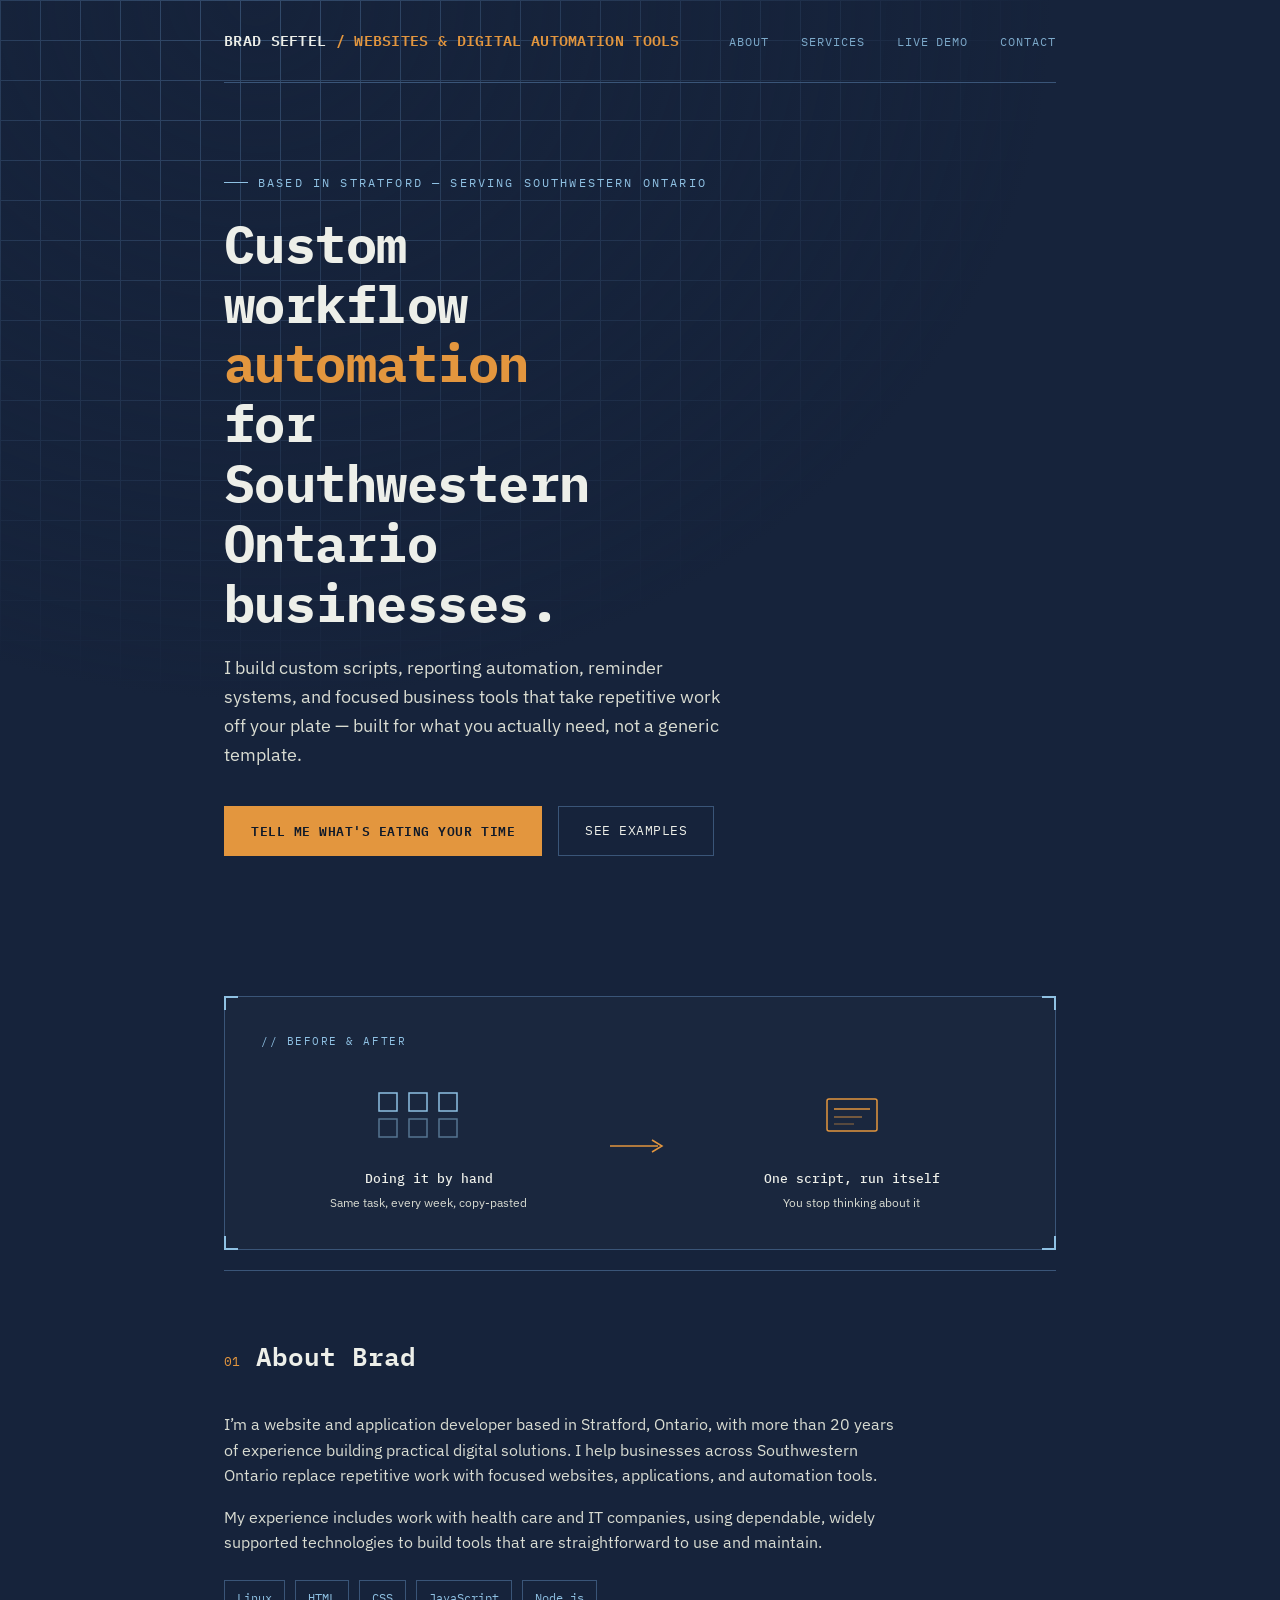
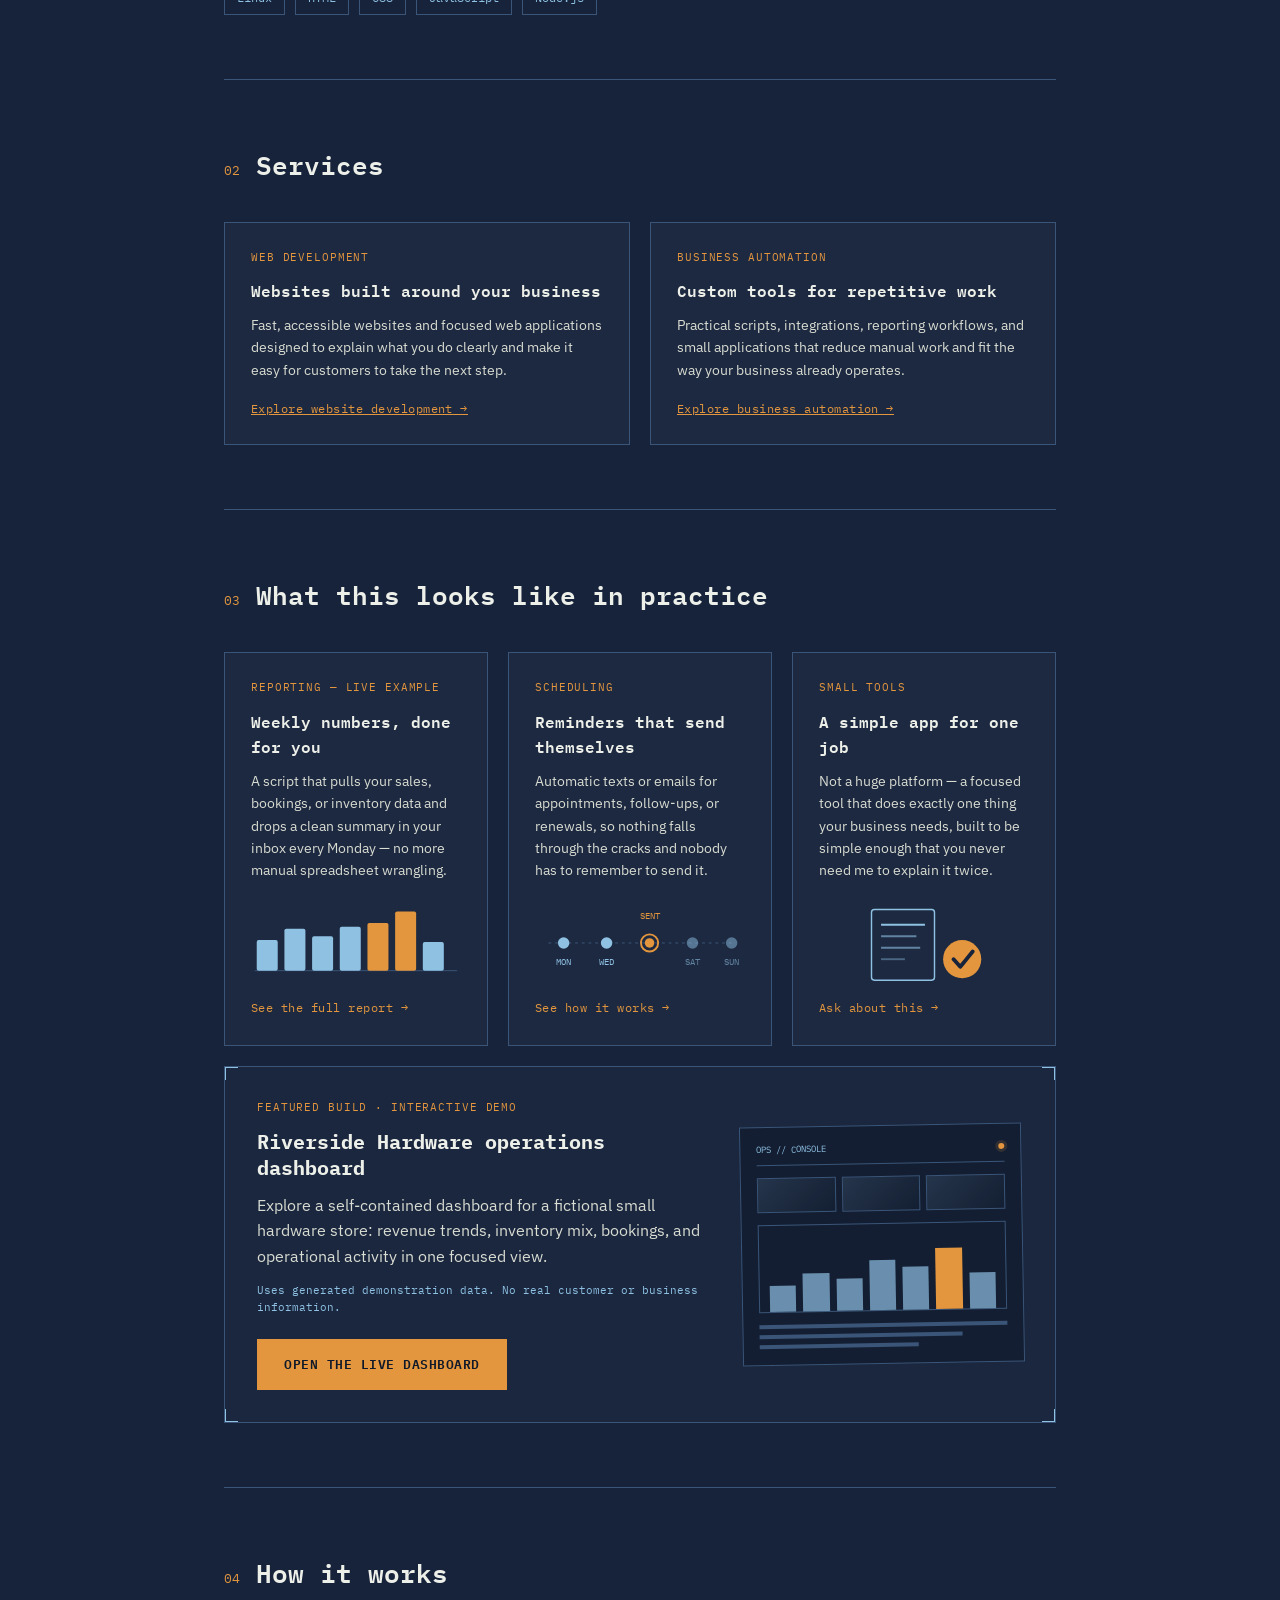
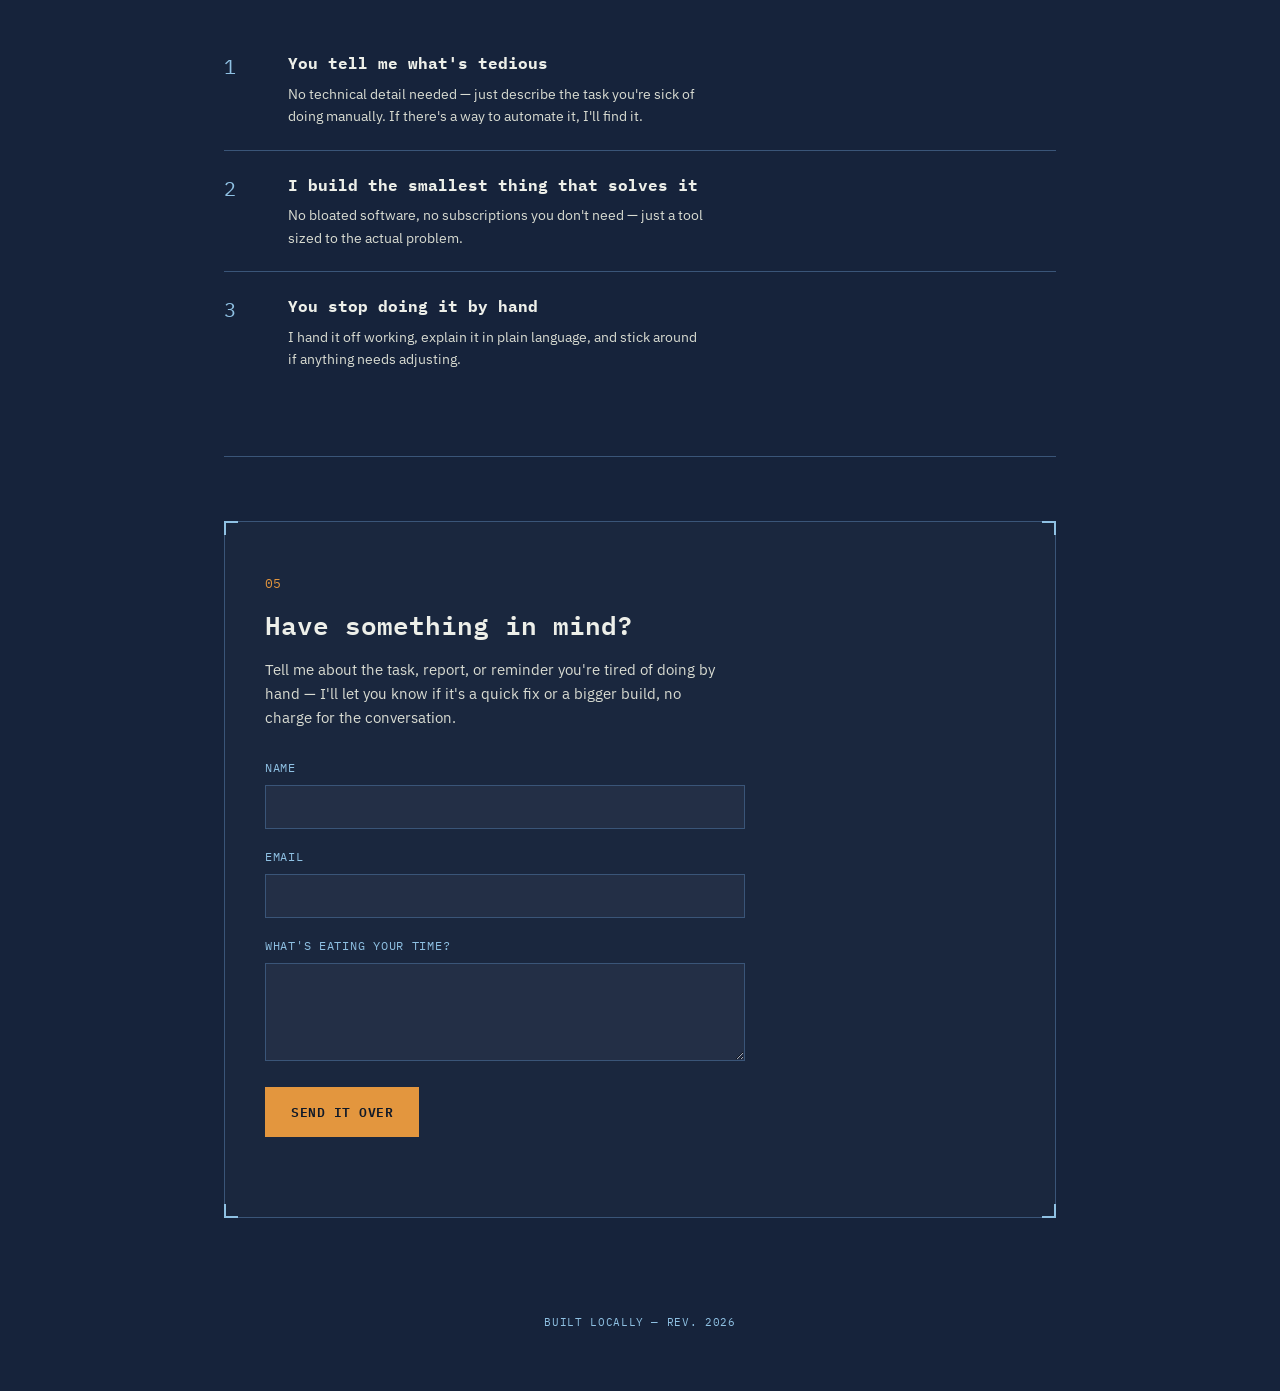
<file: index.html>
<!DOCTYPE html>
<html lang="en">
<head>
<meta charset="UTF-8">
<meta name="viewport" content="width=device-width, initial-scale=1.0">
<title>Business Automation in Southwestern Ontario | Brad Seftel</title>
<meta name="description" content="Custom workflow automation, reporting scripts, reminder systems, and focused business tools built by Brad Seftel in Stratford, Ontario for businesses across Southwestern Ontario.">
<meta name="robots" content="index, follow">
<link rel="canonical" href="https://bradseftel.dev/">
<meta property="og:type" content="website">
<meta property="og:site_name" content="Brad Seftel">
<meta property="og:title" content="Business Automation in Southwestern Ontario | Brad Seftel">
<meta property="og:description" content="Custom tools and workflow automation that eliminate repetitive work for businesses across Southwestern Ontario.">
<meta property="og:url" content="https://bradseftel.dev/">
<meta property="og:image" content="https://bradseftel.dev/assets/social-preview.png">
<meta property="og:image:width" content="1200">
<meta property="og:image:height" content="630">
<meta property="og:image:alt" content="Brad Seftel — website development and custom business automation in Southwestern Ontario">
<meta name="twitter:card" content="summary_large_image">
<meta name="twitter:image" content="https://bradseftel.dev/assets/social-preview.png">
<link rel="icon" href="/assets/favicon.svg" type="image/svg+xml">
<meta name="theme-color" content="#16233B">
<script type="application/ld+json">
{
  "@context": "https://schema.org",
  "@type": "Person",
  "name": "Brad Seftel",
  "url": "https://bradseftel.dev/",
  "image": "https://bradseftel.dev/assets/social-preview.png",
  "homeLocation": {
    "@type": "Place",
    "name": "Stratford, Ontario"
  },
  "areaServed": {
    "@type": "AdministrativeArea",
    "name": "Southwestern Ontario"
  },
  "knowsAbout": [
    "Workflow automation",
    "Reporting automation",
    "Reminder systems",
    "Custom business tools"
  ],
  "makesOffer": {
    "@type": "Offer",
    "itemOffered": {
      "@type": "Service",
      "name": "Custom workflow automation",
      "description": "Custom scripts, reporting automation, reminder systems, and focused tools for businesses in Southwestern Ontario.",
      "areaServed": {
        "@type": "AdministrativeArea",
        "name": "Southwestern Ontario"
      }
    }
  }
}
</script>
<link rel="preconnect" href="https://fonts.googleapis.com">
<link href="https://fonts.googleapis.com/css2?family=IBM+Plex+Mono:wght@400;500;600;700&family=IBM+Plex+Sans:wght@400;500;600&display=swap" rel="stylesheet">
<link rel="stylesheet" href="css/styles.css">
</head>
<body>
<div class="wrap">

  <header>
    <a class="brand" href="/" aria-label="Brad Seftel — home">BRAD SEFTEL <span>/ WEBSITES &amp; DIGITAL AUTOMATION TOOLS</span></a>
    <nav aria-label="Primary navigation">
      <a href="#about">About</a>
      <a href="#services">Services</a>
      <a href="/dashboard.html">Live demo</a>
      <a href="#contact">Contact</a>
    </nav>
  </header>

  <main>
  <div class="hero">
    <div class="eyebrow">Based in Stratford — serving Southwestern Ontario</div>
    <h1>Custom workflow <span class="amber">automation</span> for Southwestern Ontario businesses.</h1>
    <p class="hero-sub">I build custom scripts, reporting automation, reminder systems, and focused business tools that take repetitive work off your plate — built for what you actually need, not a generic template.</p>
    <div class="hero-actions">
      <a href="#contact" class="btn btn-primary">Tell me what's eating your time</a>
      <a href="#what" class="btn btn-ghost">See examples</a>
    </div>
  </div>

  <div class="panel schematic">
    <div class="corner tl"></div><div class="corner tr"></div>
    <div class="corner bl"></div><div class="corner br"></div>
    <div class="schematic-label">// before &amp; after</div>
    <div class="schematic-row">
      <div class="schem-block">
        <svg class="schem-icon" viewBox="0 0 120 70" fill="none">
          <rect x="10" y="14" width="18" height="18" stroke="#8FC1E3" stroke-width="1.5"/>
          <rect x="40" y="14" width="18" height="18" stroke="#8FC1E3" stroke-width="1.5"/>
          <rect x="70" y="14" width="18" height="18" stroke="#8FC1E3" stroke-width="1.5"/>
          <rect x="10" y="40" width="18" height="18" stroke="#8FC1E3" stroke-width="1.5" opacity="0.5"/>
          <rect x="40" y="40" width="18" height="18" stroke="#8FC1E3" stroke-width="1.5" opacity="0.5"/>
          <rect x="70" y="40" width="18" height="18" stroke="#8FC1E3" stroke-width="1.5" opacity="0.5"/>
        </svg>
        <div class="schem-title">Doing it by hand</div>
        <div class="schem-desc">Same task, every week, copy-pasted</div>
      </div>
      <svg class="schem-arrow" viewBox="0 0 60 20" fill="none">
        <line x1="0" y1="10" x2="48" y2="10" stroke="#E3963E" stroke-width="1.5"/>
        <path d="M42 4 L52 10 L42 16" stroke="#E3963E" stroke-width="1.5" fill="none"/>
      </svg>
      <div class="schem-block">
        <svg class="schem-icon" viewBox="0 0 120 70" fill="none">
          <rect x="35" y="20" width="50" height="32" rx="2" stroke="#E3963E" stroke-width="1.5"/>
          <line x1="42" y1="30" x2="78" y2="30" stroke="#E3963E" stroke-width="1.5"/>
          <line x1="42" y1="38" x2="70" y2="38" stroke="#E3963E" stroke-width="1.5" opacity="0.6"/>
          <line x1="42" y1="45" x2="62" y2="45" stroke="#E3963E" stroke-width="1.5" opacity="0.4"/>
        </svg>
        <div class="schem-title">One script, run itself</div>
        <div class="schem-desc">You stop thinking about it</div>
      </div>
    </div>
  </div>

  <section id="about">
    <div class="section-head">
      <span class="section-num">01</span>
      <h2>About Brad</h2>
    </div>
    <div class="about-copy">
      <p>I’m a website and application developer based in Stratford, Ontario, with more than 20 years of experience building practical digital solutions. I help businesses across Southwestern Ontario replace repetitive work with focused websites, applications, and automation tools.</p>
      <p>My experience includes work with health care and IT companies, using dependable, widely supported technologies to build tools that are straightforward to use and maintain.</p>
      <ul class="skill-list" aria-label="Core technologies">
        <li>Linux</li>
        <li>HTML</li>
        <li>CSS</li>
        <li>JavaScript</li>
        <li>Node.js</li>
      </ul>
    </div>
  </section>

  <section id="services">
    <div class="section-head">
      <span class="section-num">02</span>
      <h2>Services</h2>
    </div>
    <div class="service-grid">
      <article class="card service-card">
        <div class="card-tag">Web development</div>
        <h3>Websites built around your business</h3>
        <p>Fast, accessible websites and focused web applications designed to explain what you do clearly and make it easy for customers to take the next step.</p>
        <a class="card-link" href="services/website-development.html">Explore website development &rarr;</a>
      </article>
      <article class="card service-card">
        <div class="card-tag">Business automation</div>
        <h3>Custom tools for repetitive work</h3>
        <p>Practical scripts, integrations, reporting workflows, and small applications that reduce manual work and fit the way your business already operates.</p>
        <a class="card-link" href="services/custom-business-automation.html">Explore business automation &rarr;</a>
      </article>
    </div>
  </section>

  <section id="what">
    <div class="section-head">
      <span class="section-num">03</span>
      <h2>What this looks like in practice</h2>
    </div>
    <div class="grid3">
      <div class="card">
        <div class="card-tag">Reporting — live example</div>
        <h3>Weekly numbers, done for you</h3>
        <p>A script that pulls your sales, bookings, or inventory data and drops a clean summary in your inbox every Monday — no more manual spreadsheet wrangling.</p>
        <svg class="card-chart" viewBox="0 0 220 90" xmlns="http://www.w3.org/2000/svg" role="img" aria-label="Sample weekly sales chart">
          <line x1="4" y1="74" x2="216" y2="74" stroke="#3A5578" stroke-width="1"/>
          <rect x="6"   y="42" width="22" height="32" rx="2" fill="#8FC1E3"/>
          <rect x="35"  y="30" width="22" height="44" rx="2" fill="#8FC1E3"/>
          <rect x="64"  y="38" width="22" height="36" rx="2" fill="#8FC1E3"/>
          <rect x="93"  y="28" width="22" height="46" rx="2" fill="#8FC1E3"/>
          <rect x="122" y="24" width="22" height="50" rx="2" fill="#E3963E"/>
          <rect x="151" y="12" width="22" height="62" rx="2" fill="#E3963E"/>
          <rect x="180" y="44" width="22" height="30" rx="2" fill="#8FC1E3"/>
        </svg>
        <button type="button" class="card-link" data-demo="reporting">See the full report &rarr;</button>
      </div>
      <div class="card">
        <div class="card-tag">Scheduling</div>
        <h3>Reminders that send themselves</h3>
        <p>Automatic texts or emails for appointments, follow-ups, or renewals, so nothing falls through the cracks and nobody has to remember to send it.</p>
        <svg class="card-chart" viewBox="0 0 220 90" xmlns="http://www.w3.org/2000/svg" role="img" aria-label="Reminder schedule timeline">
          <line x1="14" y1="45" x2="206" y2="45" stroke="#3A5578" stroke-width="1" stroke-dasharray="3 4"/>
          <circle cx="30"  cy="45" r="6" fill="#8FC1E3"/>
          <circle cx="75"  cy="45" r="6" fill="#8FC1E3"/>
          <circle cx="120" cy="45" r="9" fill="none" stroke="#E3963E" stroke-width="2"/>
          <circle cx="120" cy="45" r="5" fill="#E3963E"/>
          <circle cx="165" cy="45" r="6" fill="#8FC1E3" opacity="0.5"/>
          <circle cx="206" cy="45" r="6" fill="#8FC1E3" opacity="0.5"/>
          <text x="30"  y="68" text-anchor="middle" font-family="IBM Plex Mono, monospace" font-size="9" fill="#8FC1E3">MON</text>
          <text x="75"  y="68" text-anchor="middle" font-family="IBM Plex Mono, monospace" font-size="9" fill="#8FC1E3">WED</text>
          <text x="120" y="20" text-anchor="middle" font-family="IBM Plex Mono, monospace" font-size="9" fill="#E3963E">SENT</text>
          <text x="165" y="68" text-anchor="middle" font-family="IBM Plex Mono, monospace" font-size="9" fill="#8FC1E3" opacity="0.6">SAT</text>
          <text x="206" y="68" text-anchor="middle" font-family="IBM Plex Mono, monospace" font-size="9" fill="#8FC1E3" opacity="0.6">SUN</text>
        </svg>
        <button type="button" class="card-link" data-demo="scheduling">See how it works &rarr;</button>
      </div>
      <div class="card">
        <div class="card-tag">Small tools</div>
        <h3>A simple app for one job</h3>
        <p>Not a huge platform — a focused tool that does exactly one thing your business needs, built to be simple enough that you never need me to explain it twice.</p>
        <svg class="card-chart" viewBox="0 0 220 90" xmlns="http://www.w3.org/2000/svg" role="img" aria-label="Single-purpose tool schematic">
          <rect x="55" y="10" width="66" height="74" rx="3" fill="none" stroke="#8FC1E3" stroke-width="1.5"/>
          <line x1="65" y1="26" x2="111" y2="26" stroke="#8FC1E3" stroke-width="2"/>
          <line x1="65" y1="38" x2="102" y2="38" stroke="#8FC1E3" stroke-width="2" opacity="0.6"/>
          <line x1="65" y1="50" x2="106" y2="50" stroke="#8FC1E3" stroke-width="2" opacity="0.6"/>
          <line x1="65" y1="62" x2="90"  y2="62" stroke="#8FC1E3" stroke-width="2" opacity="0.4"/>
          <circle cx="150" cy="62" r="20" fill="#E3963E"/>
          <path d="M141 62 L148 70 L161 54" stroke="#16233B" stroke-width="4" fill="none" stroke-linecap="round" stroke-linejoin="round"/>
        </svg>
        <button type="button" class="card-link" data-demo="tool">Ask about this &rarr;</button>
      </div>
    </div>
    <article class="panel featured-demo">
      <div class="corner tl"></div><div class="corner tr"></div>
      <div class="corner bl"></div><div class="corner br"></div>
      <div class="featured-demo-copy">
        <div class="card-tag">Featured build · interactive demo</div>
        <h3>Riverside Hardware operations dashboard</h3>
        <p>Explore a self-contained dashboard for a fictional small hardware store: revenue trends, inventory mix, bookings, and operational activity in one focused view.</p>
        <p class="demo-disclaimer">Uses generated demonstration data. No real customer or business information.</p>
        <a class="btn btn-primary" href="/dashboard.html">Open the live dashboard</a>
      </div>
      <div class="featured-demo-preview" aria-hidden="true">
        <div class="preview-top"><span>OPS // CONSOLE</span><i></i></div>
        <div class="preview-kpis"><span></span><span></span><span></span></div>
        <div class="preview-chart"><b></b><b></b><b></b><b></b><b></b><b></b><b></b></div>
        <div class="preview-lines"><span></span><span></span><span></span></div>
      </div>
    </article>
  </section>

  <dialog id="demo-dialog" class="demo-dialog" aria-labelledby="demo-title">
    <div class="demo-content">
      <div class="demo-top">
        <div>
          <div id="demo-kicker" class="demo-kicker"></div>
          <h2 id="demo-title"></h2>
        </div>
        <button type="button" class="demo-close" aria-label="Close demonstration">&times;</button>
      </div>
      <p id="demo-intro" class="demo-intro"></p>
      <div id="demo-flow" class="demo-flow"></div>
      <div id="demo-note" class="demo-note"></div>
    </div>
  </dialog>

  <section id="process">
    <div class="section-head">
      <span class="section-num">04</span>
      <h2>How it works</h2>
    </div>
    <div class="steps">
      <div class="step">
        <div class="step-num mono">1</div>
        <div class="step-body">
          <h3>You tell me what's tedious</h3>
          <p>No technical detail needed — just describe the task you're sick of doing manually. If there's a way to automate it, I'll find it.</p>
        </div>
      </div>
      <div class="step">
        <div class="step-num mono">2</div>
        <div class="step-body">
          <h3>I build the smallest thing that solves it</h3>
          <p>No bloated software, no subscriptions you don't need — just a tool sized to the actual problem.</p>
        </div>
      </div>
      <div class="step">
        <div class="step-num mono">3</div>
        <div class="step-body">
          <h3>You stop doing it by hand</h3>
          <p>I hand it off working, explain it in plain language, and stick around if anything needs adjusting.</p>
        </div>
      </div>
    </div>
  </section>

  <section id="contact">
    <div class="panel contact-panel">
      <div class="corner tl"></div><div class="corner tr"></div>
      <div class="corner bl"></div><div class="corner br"></div>
      <span class="section-num mono">05</span>
      <h2 style="margin-top:8px;">Have something in mind?</h2>
      <p>Tell me about the task, report, or reminder you're tired of doing by hand — I'll let you know if it's a quick fix or a bigger build, no charge for the conversation.</p>

      <form id="contact-form" class="contact-form" action="https://formspree.io/f/xrenpano" method="POST">
        <div class="form-row">
          <label for="name">Name</label>
          <input type="text" id="name" name="name" required>
        </div>
        <div class="form-row">
          <label for="email">Email</label>
          <input type="email" id="email" name="email" required>
        </div>
        <div class="form-row">
          <label for="message">What's eating your time?</label>
          <textarea id="message" name="message" rows="4" required></textarea>
        </div>
        <button type="submit" class="btn btn-primary">Send it over</button>
        <div id="form-status" class="form-status" role="status"></div>
      </form>
    </div>
  </section>
  </main>

  <script>
    const form = document.getElementById('contact-form');
    const status = document.getElementById('form-status');
    const submitButton = form.querySelector('button[type="submit"]');

    const demoDialog = document.getElementById('demo-dialog');
    const demoKicker = document.getElementById('demo-kicker');
    const demoTitle = document.getElementById('demo-title');
    const demoIntro = document.getElementById('demo-intro');
    const demoFlow = document.getElementById('demo-flow');
    const demoNote = document.getElementById('demo-note');
    const icon = (path) => `<svg viewBox="0 0 64 64" fill="none" aria-hidden="true"><path d="${path}" stroke="currentColor" stroke-width="2" stroke-linecap="round" stroke-linejoin="round"/></svg>`;
    const demos = {
      reporting: {
        kicker: '// reporting automation',
        title: 'Your weekly report, assembled automatically',
        intro: 'Instead of opening several systems and rebuilding the same spreadsheet, one scheduled workflow handles the routine from end to end.',
        stages: [
          ['Data comes in', 'Sales, bookings, or inventory are collected from the tools you already use.', icon('M12 17h40v30H12z M18 39l9-10 8 7 11-14')],
          ['The script runs', 'It cleans the numbers, calculates the useful totals, and formats a clear summary.', icon('M22 14l-10 18 10 18 M42 14l10 18-10 18 M37 10L27 54')],
          ['Report delivered', 'A ready-to-read report arrives in your inbox on the schedule you choose.', icon('M8 17h48v32H8z M9 19l23 18 23-18')]
        ],
        note: 'Example: Every Monday at 8:00 AM, last week\'s results arrive with totals, trends, and anything that needs attention.'
      },
      scheduling: {
        kicker: '// reminder workflow',
        title: 'The right reminder goes out at the right time',
        intro: 'A simple trigger watches your schedule and sends each message automatically, while keeping a record of what happened.',
        stages: [
          ['Event scheduled', 'A booking, renewal date, or follow-up is added to your calendar or system.', icon('M13 17h38v36H13z M13 27h38 M22 11v12 M42 11v12')],
          ['Rules check timing', 'The workflow waits until the right moment and personalizes the message.', icon('M32 11a21 21 0 1021 21A21 21 0 0032 11z M32 19v14l9 6')],
          ['Reminder sent', 'Your customer receives an email or text without anyone needing to remember.', icon('M9 14h46v32H24L13 54v-8H9z M19 25h26 M19 34h18')]
        ],
        note: 'Example: Send a confirmation immediately, a reminder 24 hours before, and a follow-up the next day.'
      },
      tool: {
        kicker: '// focused custom tool',
        title: 'One small app, built around one real job',
        intro: 'The tool removes unnecessary steps and gives your team a straightforward screen for completing a repeatable task.',
        stages: [
          ['You provide input', 'Enter, paste, or upload the small amount of information the job requires.', icon('M12 12h40v40H12z M20 23h24 M20 32h24 M20 41h14')],
          ['The tool does the work', 'Your business rules run consistently in the background with one click.', icon('M32 13v8 M32 43v8 M13 32h8 M43 32h8 M19 19l6 6 M39 39l6 6 M45 19l-6 6 M25 39l-6 6 M32 25a7 7 0 110 14 7 7 0 010-14z')],
          ['Use the result', 'Download, send, or save a finished output that is ready for the next step.', icon('M17 10h23l9 9v35H17z M40 10v10h9 M24 36l6 6 12-14')]
        ],
        note: 'Example: Upload a supplier file, apply your pricing rules, and download a clean customer-ready price list.'
      }
    };

    document.querySelectorAll('[data-demo]').forEach((trigger) => {
      trigger.addEventListener('click', () => {
        const demo = demos[trigger.dataset.demo];
        demoKicker.textContent = demo.kicker;
        demoTitle.textContent = demo.title;
        demoIntro.textContent = demo.intro;
        demoFlow.innerHTML = demo.stages.map(([label, copy, graphic], index) =>
          `${index ? '<div class="demo-arrow" aria-hidden="true">&rarr;</div>' : ''}<div class="demo-stage"><div class="demo-stage-icon">${graphic}</div><div class="demo-stage-label">0${index + 1} / ${label}</div><p>${copy}</p></div>`
        ).join('');
        demoNote.textContent = demo.note;
        demoDialog.showModal();
      });
    });
    demoDialog.querySelector('.demo-close').addEventListener('click', () => demoDialog.close());
    demoDialog.addEventListener('click', (event) => {
      if (event.target === demoDialog) demoDialog.close();
    });

    form.addEventListener('submit', async (e) => {
      e.preventDefault();
      if (submitButton.disabled) return;

      submitButton.disabled = true;
      form.setAttribute('aria-busy', 'true');
      status.textContent = 'Sending…';
      status.className = 'form-status';
      try {
        const res = await fetch(form.action, {
          method: 'POST',
          body: new FormData(form),
          headers: { 'Accept': 'application/json' }
        });
        if (res.ok) {
          form.reset();
          status.textContent = "Sent — I'll get back to you soon.";
          status.className = 'form-status success';
        } else {
          status.textContent = 'Something went wrong — please try again in a moment.';
          status.className = 'form-status error';
        }
      } catch (err) {
        status.textContent = 'Something went wrong — please try again in a moment.';
        status.className = 'form-status error';
      } finally {
        submitButton.disabled = false;
        form.removeAttribute('aria-busy');
      }
    });
  </script>

  <footer>
    BUILT LOCALLY — REV. 2026
  </footer>

</div>
</body>
</html>
</file>
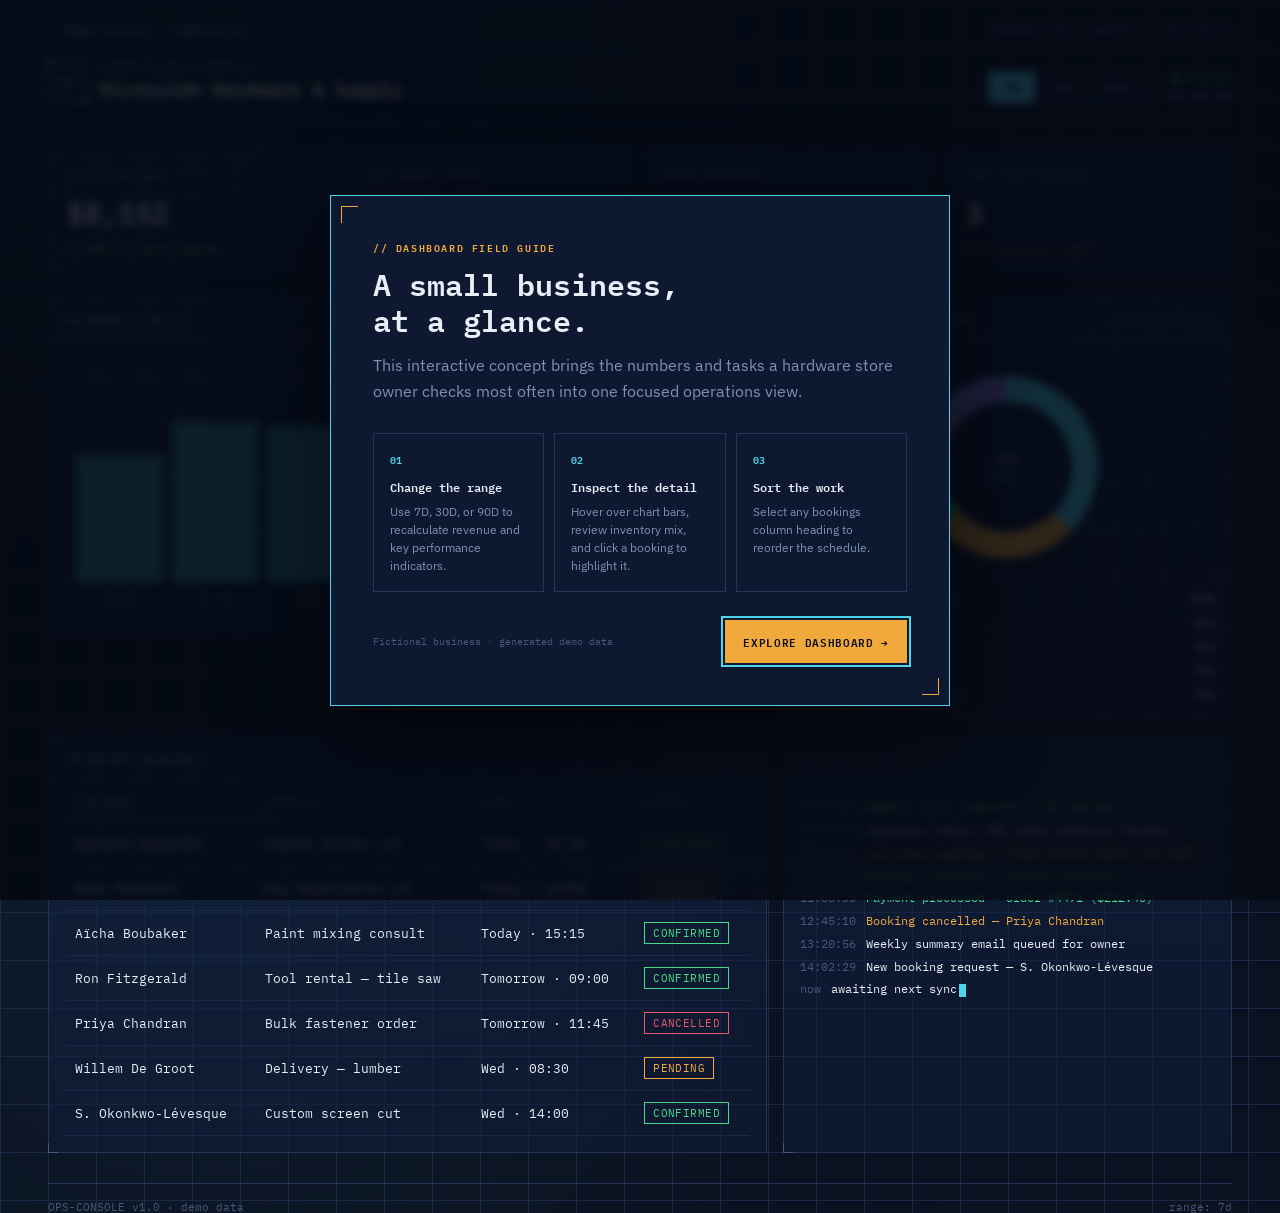
<file: dashboard.html>
<!DOCTYPE html>
<html lang="en">
<head>
<meta charset="UTF-8">
<meta name="viewport" content="width=device-width, initial-scale=1.0">
<title>Small Business Operations Dashboard Demo | Brad Seftel</title>
<meta name="description" content="Interactive small-business operations dashboard demo by Brad Seftel, using a fictional hardware store to show revenue, inventory, bookings, and activity reporting.">
<meta name="robots" content="index, follow">
<link rel="canonical" href="https://bradseftel.dev/dashboard.html">
<meta property="og:type" content="website">
<meta property="og:title" content="Small Business Operations Dashboard Demo | Brad Seftel">
<meta property="og:description" content="Explore an interactive operations dashboard for a fictional local hardware store.">
<meta property="og:url" content="https://bradseftel.dev/dashboard.html">
<meta property="og:image" content="https://bradseftel.dev/assets/social-preview.png">
<meta name="twitter:card" content="summary_large_image">
<link rel="icon" href="/assets/favicon.svg" type="image/svg+xml">
<meta name="theme-color" content="#0a1120">
<link rel="preconnect" href="https://fonts.googleapis.com">
<link href="https://fonts.googleapis.com/css2?family=IBM+Plex+Mono:wght@400;500;600;700&family=IBM+Plex+Sans:wght@400;500;600&display=swap" rel="stylesheet">
<style>
  :root{
    --navy-950:#0a1120;
    --navy-900:#0e1830;
    --navy-800:#132345;
    --panel:#101d3a;
    --line:#233658;
    --line-dim:#1a2947;
    --cyan:#4fd3e8;
    --cyan-dim:#2d7f8f;
    --amber:#f2a93b;
    --green:#4cd787;
    --red:#e8586b;
    --ink:#e8eef5;
    --ink-muted:#7c93b3;
    --ink-faint:#48587a;
    --mono:'IBM Plex Mono',monospace;
    --sans:'IBM Plex Sans',sans-serif;
  }
  *{box-sizing:border-box;margin:0;padding:0;}
  html,body{height:100%;}
  body{
    background:
      radial-gradient(circle at 15% 0%, rgba(79,211,232,0.06), transparent 45%),
      radial-gradient(circle at 85% 100%, rgba(242,169,59,0.05), transparent 45%),
      var(--navy-950);
    background-image:
      linear-gradient(var(--line-dim) 1px, transparent 1px),
      linear-gradient(90deg, var(--line-dim) 1px, transparent 1px),
      radial-gradient(circle at 15% 0%, rgba(79,211,232,0.06), transparent 45%),
      radial-gradient(circle at 85% 100%, rgba(242,169,59,0.05), transparent 45%);
    background-size: 48px 48px, 48px 48px, 100% 100%, 100% 100%;
    color:var(--ink);
    font-family:var(--sans);
    min-height:100vh;
    padding:28px clamp(16px,4vw,48px) 60px;
  }
  a{color:inherit;}
  ::selection{background:var(--cyan);color:var(--navy-950);}

  /* ---------- header ---------- */
  .portfolio-bar{
    display:flex;justify-content:space-between;align-items:center;gap:16px;
    margin:-4px 0 22px;font-family:var(--mono);font-size:11px;
    letter-spacing:.08em;text-transform:uppercase;color:var(--ink-muted);
  }
  .portfolio-bar a{color:var(--cyan);text-decoration:none;}
  .portfolio-bar a:hover{text-decoration:underline;text-underline-offset:4px;}

  /* ---------- welcome dialog ---------- */
  .welcome-dialog{
    width:min(620px,calc(100% - 32px));max-height:calc(100vh - 32px);
    margin:auto;padding:0;color:var(--ink);background:var(--navy-900);
    border:1px solid var(--cyan);overflow:auto;
    box-shadow:0 28px 80px rgba(0,0,0,.5);
  }
  .welcome-dialog[open]{animation:dialog-in .35s cubic-bezier(.2,.8,.2,1) both;}
  .welcome-dialog::backdrop{
    background:rgba(4,9,19,.82);backdrop-filter:blur(4px);
    animation:backdrop-in .25s ease-out both;
  }
  .welcome-shell{position:relative;padding:clamp(24px,5vw,42px);}
  .welcome-shell::before,.welcome-shell::after{
    content:"";position:absolute;width:16px;height:16px;border-color:var(--amber);border-style:solid;
  }
  .welcome-shell::before{top:10px;left:10px;border-width:1px 0 0 1px;}
  .welcome-shell::after{right:10px;bottom:10px;border-width:0 1px 1px 0;}
  .welcome-kicker{font:600 10px var(--mono);letter-spacing:.16em;text-transform:uppercase;color:var(--amber);margin-bottom:10px;}
  .welcome-dialog h2{font:600 clamp(22px,4vw,30px)/1.2 var(--mono);max-width:18ch;}
  .welcome-intro{margin-top:14px;color:var(--ink-muted);max-width:54ch;line-height:1.65;}
  .welcome-grid{display:grid;grid-template-columns:repeat(3,1fr);gap:10px;margin:28px 0;counter-reset:welcome;}
  .welcome-step{border:1px solid var(--line);padding:16px;counter-increment:welcome;}
  .welcome-step::before{content:"0" counter(welcome);display:block;margin-bottom:9px;font:600 10px var(--mono);color:var(--cyan);}
  .welcome-step h3{font:600 12px var(--mono);margin-bottom:6px;}
  .welcome-step p{font-size:12px;line-height:1.5;color:var(--ink-muted);}
  .welcome-actions{display:flex;align-items:center;justify-content:space-between;gap:18px;}
  .welcome-note{font:10px/1.5 var(--mono);color:var(--ink-faint);}
  .welcome-enter{border:0;background:var(--amber);color:var(--navy-950);padding:12px 18px;cursor:pointer;white-space:nowrap;font:600 11px var(--mono);letter-spacing:.06em;text-transform:uppercase;}
  .welcome-enter:hover{background:#ffc260;}
  @keyframes dialog-in{from{opacity:0;transform:translateY(18px) scale(.97)}to{opacity:1;transform:none}}
  @keyframes backdrop-in{from{opacity:0}to{opacity:1}}
  .topbar{
    display:flex;justify-content:space-between;align-items:flex-end;
    flex-wrap:wrap;gap:16px;
    border-bottom:1px solid var(--line);
    padding-bottom:18px;margin-bottom:28px;
  }
  .brand{display:flex;align-items:center;gap:14px;}
  .brand-mark{
    width:38px;height:38px;flex:none;
    border:1.5px solid var(--cyan);
    display:flex;align-items:center;justify-content:center;
    font-family:var(--mono);font-size:13px;color:var(--cyan);
    position:relative;
  }
  .brand-mark::before,.brand-mark::after{
    content:"";position:absolute;width:6px;height:6px;border:1px solid var(--cyan);
  }
  .brand-mark::before{top:-3px;left:-3px;border-right:none;border-bottom:none;}
  .brand-mark::after{bottom:-3px;right:-3px;border-left:none;border-top:none;}
  .brand-text .eyebrow{
    font-family:var(--mono);font-size:11px;letter-spacing:.14em;color:var(--ink-muted);
    text-transform:uppercase;
  }
  .brand-text h1{
    font-family:var(--mono);font-size:19px;font-weight:600;letter-spacing:.01em;color:var(--ink);
  }
  .topbar-right{display:flex;align-items:center;gap:22px;}
  .clock{
    font-family:var(--mono);font-size:13px;color:var(--ink-muted);
    display:flex;flex-direction:column;align-items:flex-end;gap:2px;
  }
  .clock .status{display:flex;align-items:center;gap:7px;color:var(--green);font-size:11px;letter-spacing:.06em;}
  .dot{width:6px;height:6px;border-radius:50%;background:var(--green);box-shadow:0 0 0 3px rgba(76,215,135,0.15);animation:pulse 2.2s infinite;}
  @keyframes pulse{0%,100%{opacity:1;}50%{opacity:.4;}}

  .range-toggle{display:flex;border:1px solid var(--line);font-family:var(--mono);font-size:12px;}
  .range-toggle button{
    background:transparent;border:none;color:var(--ink-muted);
    padding:8px 14px;cursor:pointer;letter-spacing:.04em;
    border-right:1px solid var(--line);transition:background .15s,color .15s;
  }
  .range-toggle button:last-child{border-right:none;}
  .range-toggle button:hover{color:var(--ink);}
  .range-toggle button.active{background:var(--cyan);color:var(--navy-950);font-weight:600;}

  /* ---------- panel shell (schematic) ---------- */
  .panel{
    position:relative;
    background:linear-gradient(180deg, rgba(19,35,69,0.55), rgba(16,29,58,0.55));
    border:1px solid var(--line);
  }
  .panel::before,.panel::after,
  .panel .cb-tr,.panel .cb-br{
    content:"";position:absolute;width:9px;height:9px;
    border-color:var(--ink-faint);border-style:solid;
  }
  .panel::before{top:-1px;left:-1px;border-width:1px 0 0 1px;}
  .panel::after{bottom:-1px;left:-1px;border-width:0 0 1px 1px;}
  .panel-head{
    display:flex;justify-content:space-between;align-items:center;
    padding:12px 16px;border-bottom:1px solid var(--line);
  }
  .panel-head h2{
    font-family:var(--mono);font-size:11px;letter-spacing:.12em;text-transform:uppercase;
    color:var(--ink-muted);font-weight:600;
  }
  .panel-head .tag{font-family:var(--mono);font-size:10px;color:var(--ink-faint);}
  .panel-body{padding:16px;}

  /* ---------- KPI strip ---------- */
  .kpi-grid{
    display:grid;grid-template-columns:repeat(4,1fr);gap:14px;margin-bottom:22px;
  }
  .kpi{padding:16px 18px;}
  .kpi-label{font-family:var(--mono);font-size:11px;color:var(--ink-muted);letter-spacing:.06em;text-transform:uppercase;}
  .kpi-value{font-family:var(--mono);font-size:28px;font-weight:600;margin:8px 0 6px;color:var(--ink);}
  .kpi-delta{font-family:var(--mono);font-size:12px;display:flex;align-items:center;gap:5px;}
  .kpi-delta.up{color:var(--green);}
  .kpi-delta.down{color:var(--red);}
  .kpi-delta.flat{color:var(--ink-faint);}

  /* ---------- main grid ---------- */
  .main-grid{display:grid;grid-template-columns:1.6fr 1fr;gap:16px;margin-bottom:16px;align-items:start;}
  .lower-grid{display:grid;grid-template-columns:1.6fr 1fr;gap:16px;}

  /* bar chart */
  .bar-chart-wrap{overflow-x:auto;}
  .bar-col{cursor:pointer;}
  .bar-col rect.bar{fill:var(--cyan-dim);transition:fill .15s;}
  .bar-col:hover rect.bar{fill:var(--cyan);}
  .bar-col.peak rect.bar{fill:var(--amber);}
  .axis-label{font-family:var(--mono);font-size:10px;fill:var(--ink-muted);}
  .value-label{font-family:var(--mono);font-size:10px;fill:var(--ink);}
  .gridline{stroke:var(--line-dim);stroke-width:1;}

  /* donut */
  .donut-legend{display:flex;flex-direction:column;gap:9px;margin-top:14px;}
  .legend-row{display:flex;align-items:center;gap:9px;font-family:var(--mono);font-size:12px;color:var(--ink-muted);}
  .legend-swatch{width:9px;height:9px;flex:none;}
  .legend-row .val{margin-left:auto;color:var(--ink);}

  /* bookings table */
  table{width:100%;border-collapse:collapse;font-family:var(--mono);font-size:12.5px;}
  thead th{
    text-align:left;color:var(--ink-muted);font-weight:500;letter-spacing:.06em;
    text-transform:uppercase;font-size:10.5px;padding:0 10px 10px;
    border-bottom:1px solid var(--line);cursor:pointer;user-select:none;
  }
  thead th:hover{color:var(--cyan);}
  thead th .arrow{opacity:.5;margin-left:4px;}
  tbody td{padding:11px 10px;border-bottom:1px solid var(--line-dim);color:var(--ink);}
  tbody tr{transition:background .15s;}
  tbody tr:hover{background:rgba(79,211,232,0.05);}
  tbody tr.selected{background:rgba(79,211,232,0.09);}
  .badge{
    font-size:10.5px;padding:3px 8px;border:1px solid;letter-spacing:.04em;
    display:inline-block;text-transform:uppercase;
  }
  .badge.confirmed{color:var(--green);border-color:var(--green);}
  .badge.pending{color:var(--amber);border-color:var(--amber);}
  .badge.cancelled{color:var(--red);border-color:var(--red);}

  /* activity log terminal */
  .log-wrap{
    font-family:var(--mono);font-size:12px;color:var(--ink-muted);
    max-height:280px;overflow-y:auto;line-height:1.9;
  }
  .log-wrap::-webkit-scrollbar{width:6px;}
  .log-wrap::-webkit-scrollbar-thumb{background:var(--line);}
  .log-line{display:flex;gap:10px;}
  .log-line .t{color:var(--ink-faint);flex:none;}
  .log-line .msg.ok{color:var(--green);}
  .log-line .msg.warn{color:var(--amber);}
  .log-line .msg.info{color:var(--ink);}
  .cursor{display:inline-block;width:7px;height:13px;background:var(--cyan);animation:blink 1s step-end infinite;vertical-align:middle;margin-left:2px;}
  @keyframes blink{50%{opacity:0;}}

  footer{
    margin-top:30px;padding-top:16px;border-top:1px solid var(--line);
    font-family:var(--mono);font-size:11px;color:var(--ink-faint);
    display:flex;justify-content:space-between;flex-wrap:wrap;gap:8px;
  }

  @media (max-width:900px){
    .kpi-grid{grid-template-columns:repeat(2,1fr);}
    .main-grid,.lower-grid{grid-template-columns:1fr;}
  }
  @media (max-width:520px){
    .kpi-grid{grid-template-columns:1fr;}
    .welcome-grid{grid-template-columns:1fr;}
    .welcome-actions{align-items:flex-start;flex-direction:column;}
  }

  :focus-visible{outline:2px solid var(--cyan);outline-offset:2px;}

  @media (prefers-reduced-motion: reduce){
    .dot,.cursor{animation:none;}
    .welcome-dialog[open],.welcome-dialog::backdrop{animation:none;}
    *{transition:none !important;}
  }
</style>
</head>
<body>

<dialog class="welcome-dialog" id="welcomeDialog" aria-labelledby="welcomeTitle" aria-describedby="welcomeIntro">
  <div class="welcome-shell">
    <div class="welcome-kicker">// Dashboard field guide</div>
    <h2 id="welcomeTitle">A small business, at a glance.</h2>
    <p class="welcome-intro" id="welcomeIntro">This interactive concept brings the numbers and tasks a hardware store owner checks most often into one focused operations view.</p>
    <div class="welcome-grid">
      <div class="welcome-step"><h3>Change the range</h3><p>Use 7D, 30D, or 90D to recalculate revenue and key performance indicators.</p></div>
      <div class="welcome-step"><h3>Inspect the detail</h3><p>Hover over chart bars, review inventory mix, and click a booking to highlight it.</p></div>
      <div class="welcome-step"><h3>Sort the work</h3><p>Select any bookings column heading to reorder the schedule.</p></div>
    </div>
    <div class="welcome-actions">
      <p class="welcome-note">Fictional business · generated demo data</p>
      <button class="welcome-enter" id="welcomeEnter" type="button">Explore dashboard →</button>
    </div>
  </div>
</dialog>

<div class="portfolio-bar">
  <a href="/" aria-label="Back to Brad Seftel portfolio">← Brad Seftel / Portfolio</a>
  <span>Interactive concept · mock data</span>
</div>

<div class="topbar">
  <div class="brand">
    <div class="brand-mark">OP</div>
    <div class="brand-text">
      <div class="eyebrow">Operations Console</div>
      <h1>Riverside Hardware &amp; Supply</h1>
    </div>
  </div>
  <div class="topbar-right">
    <div class="range-toggle" id="rangeToggle">
      <button type="button" data-range="7" class="active" aria-pressed="true">7D</button>
      <button type="button" data-range="30" aria-pressed="false">30D</button>
      <button type="button" data-range="90" aria-pressed="false">90D</button>
    </div>
    <div class="clock">
      <div class="status"><span class="dot"></span>SYNCED</div>
      <div id="clockTime">--:--:--</div>
    </div>
  </div>
</div>

<div class="kpi-grid" id="kpiGrid"></div>

<div class="main-grid">
  <div class="panel">
    <div class="panel-head">
      <h2>Revenue — daily</h2>
      <span class="tag" id="chartRangeTag">last 7 days</span>
    </div>
    <div class="panel-body bar-chart-wrap">
      <svg id="barChart" width="100%" viewBox="0 0 640 240" preserveAspectRatio="xMinYMin meet"></svg>
    </div>
  </div>

  <div class="panel">
    <div class="panel-head">
      <h2>Inventory by category</h2>
      <span class="tag" id="skuTag">— SKUs</span>
    </div>
    <div class="panel-body">
      <svg id="donutChart" width="100%" viewBox="0 0 220 220" style="max-width:220px;display:block;margin:0 auto;"></svg>
      <div class="donut-legend" id="donutLegend"></div>
    </div>
  </div>
</div>

<div class="lower-grid">
  <div class="panel">
    <div class="panel-head">
      <h2>Upcoming bookings</h2>
      <span class="tag" id="bookingCountTag">— total</span>
    </div>
    <div class="panel-body" style="overflow-x:auto;">
      <table id="bookingsTable">
        <thead>
          <tr>
            <th data-key="customer">Customer <span class="arrow"></span></th>
            <th data-key="service">Service <span class="arrow"></span></th>
            <th data-key="time">Time <span class="arrow"></span></th>
            <th data-key="status">Status <span class="arrow"></span></th>
          </tr>
        </thead>
        <tbody id="bookingsBody"></tbody>
      </table>
    </div>
  </div>

  <div class="panel">
    <div class="panel-head">
      <h2>Activity log</h2>
      <span class="tag">auto</span>
    </div>
    <div class="panel-body">
      <div class="log-wrap" id="logWrap"></div>
    </div>
  </div>
</div>

<footer>
  <span>OPS-CONSOLE v1.0 · demo data</span>
  <span id="footRange">range: 7d</span>
</footer>

<script>
(function(){
  "use strict";

  /* ---------------- welcome guide ---------------- */
  const welcomeDialog = document.getElementById('welcomeDialog');
  const welcomeEnter = document.getElementById('welcomeEnter');
  welcomeDialog.showModal();
  welcomeEnter.addEventListener('click', () => welcomeDialog.close());
  welcomeDialog.addEventListener('click', event => {
    if(event.target === welcomeDialog) welcomeDialog.close();
  });

  /* ---------------- utilities ---------------- */
  function seeded(seed){
    let s = seed;
    return function(){
      s = (s * 9301 + 49297) % 233280;
      return s / 233280;
    };
  }
  function fmtMoney(n){
    return '$' + n.toLocaleString('en-US', {maximumFractionDigits:0});
  }
  function pad(n){ return n.toString().padStart(2,'0'); }

  /* ---------------- clock ---------------- */
  function tickClock(){
    const now = new Date();
    document.getElementById('clockTime').textContent =
      pad(now.getHours()) + ':' + pad(now.getMinutes()) + ':' + pad(now.getSeconds());
  }
  tickClock();
  setInterval(tickClock, 1000);

  /* ---------------- data generation ---------------- */
  function generateRevenue(days){
    const rand = seeded(days * 17 + 3);
    const data = [];
    const today = new Date();
    for(let i = days - 1; i >= 0; i--){
      const d = new Date(today);
      d.setDate(d.getDate() - i);
      const base = 900 + Math.sin(i / 3) * 220;
      const noise = (rand() - 0.5) * 380;
      const weekendBoost = (d.getDay() === 5 || d.getDay() === 6) ? 260 : 0;
      const val = Math.max(120, Math.round(base + noise + weekendBoost));
      data.push({ date: d, value: val });
    }
    return data;
  }

  const bookings = [
    { customer:'Marlene Kowalski', service:'Custom screen cut', time:'Today · 10:30', status:'confirmed' },
    { customer:'Dave Petrenko', service:'Key duplication x4', time:'Today · 13:00', status:'pending' },
    { customer:'Aïcha Boubaker', service:'Paint mixing consult', time:'Today · 15:15', status:'confirmed' },
    { customer:'Ron Fitzgerald', service:'Tool rental — tile saw', time:'Tomorrow · 09:00', status:'confirmed' },
    { customer:'Priya Chandran', service:'Bulk fastener order', time:'Tomorrow · 11:45', status:'cancelled' },
    { customer:'Willem De Groot', service:'Delivery — lumber', time:'Wed · 08:30', status:'pending' },
    { customer:'S. Okonkwo-Lévesque', service:'Custom screen cut', time:'Wed · 14:00', status:'confirmed' },
  ];

  const inventoryCategories = [
    { label:'Hardware & fasteners', value:1240, color:'var(--cyan)' },
    { label:'Lumber & building', value:860, color:'var(--amber)' },
    { label:'Paint & finishing', value:410, color:'var(--green)' },
    { label:'Tools & rental', value:295, color:'var(--red)' },
    { label:'Plumbing & electrical', value:520, color:'#8a7ee8' },
  ];

  const logEntries = [
    { t:'09:02:14', msg:'Nightly sync completed — 214 records', kind:'ok' },
    { t:'09:02:15', msg:'Inventory delta: +38 units received (lumber)', kind:'info' },
    { t:'09:14:02', msg:'Low stock warning — 3/8in anchor bolts (12 left)', kind:'warn' },
    { t:'10:31:47', msg:'Booking confirmed — Marlene Kowalski', kind:'ok' },
    { t:'11:08:33', msg:'Payment processed — order #4471 ($212.40)', kind:'ok' },
    { t:'12:45:10', msg:'Booking cancelled — Priya Chandran', kind:'warn' },
    { t:'13:20:56', msg:'Weekly summary email queued for owner', kind:'info' },
    { t:'14:02:29', msg:'New booking request — S. Okonkwo-Lévesque', kind:'info' },
  ];

  /* ---------------- KPI cards ---------------- */
  function renderKPIs(revenueData){
    const total = revenueData.reduce((s,d)=>s+d.value,0);
    const avg = Math.round(total / revenueData.length);
    const half = Math.floor(revenueData.length/2) || 1;
    const recent = revenueData.slice(-half).reduce((s,d)=>s+d.value,0);
    const prior = revenueData.slice(0,half).reduce((s,d)=>s+d.value,0) || 1;
    const pctChange = Math.round(((recent - prior) / prior) * 100);

    const kpis = [
      { label:'Total revenue', value: fmtMoney(total), delta: pctChange, deltaLabel: (pctChange>=0?'+':'') + pctChange + '% vs prior period' },
      { label:'Avg order value', value: fmtMoney(avg), delta: 4, deltaLabel: '+4% vs prior period' },
      { label:'Open bookings', value: bookings.filter(b=>b.status!=='cancelled').length, delta: 0, deltaLabel: 'stable' },
      { label:'Low-stock alerts', value: 3, delta: -1, deltaLabel: '1 resolved today' },
    ];

    const grid = document.getElementById('kpiGrid');
    grid.innerHTML = kpis.map(k => {
      const cls = k.delta > 0 ? 'up' : (k.delta < 0 ? 'down' : 'flat');
      const arrow = k.delta > 0 ? '▲' : (k.delta < 0 ? '▼' : '—');
      return `
        <div class="panel kpi">
          <div class="kpi-label">${k.label}</div>
          <div class="kpi-value">${k.value}</div>
          <div class="kpi-delta ${cls}">${arrow} ${k.deltaLabel}</div>
        </div>`;
    }).join('');
  }

  /* ---------------- bar chart ---------------- */
  function renderBarChart(revenueData){
    const svg = document.getElementById('barChart');
    const W = 640, H = 240, padL = 10, padR = 10, padT = 16, padB = 30;
    const innerW = W - padL - padR;
    const innerH = H - padT - padB;
    const maxVal = Math.max(...revenueData.map(d=>d.value)) * 1.15;
    const n = revenueData.length;
    const gap = n > 20 ? 2 : 8;
    const barW = (innerW - gap * (n - 1)) / n;
    const peakVal = Math.max(...revenueData.map(d=>d.value));

    let svgHTML = '';
    // gridlines
    for(let i=0;i<=4;i++){
      const y = padT + (innerH / 4) * i;
      svgHTML += `<line class="gridline" x1="${padL}" y1="${y}" x2="${W-padR}" y2="${y}"/>`;
    }
    revenueData.forEach((d,i)=>{
      const barH = (d.value / maxVal) * innerH;
      const x = padL + i * (barW + gap);
      const y = padT + innerH - barH;
      const isPeak = d.value === peakVal;
      const dateLabel = (d.date.getMonth()+1) + '/' + d.date.getDate();
      const showLabel = n <= 14 || i % Math.ceil(n/10) === 0;
      svgHTML += `
        <g class="bar-col ${isPeak ? 'peak' : ''}">
          <title>${dateLabel}: ${fmtMoney(d.value)}</title>
          <rect class="bar" x="${x}" y="${y}" width="${barW}" height="${barH}" rx="1"></rect>
          ${showLabel ? `<text class="axis-label" x="${x + barW/2}" y="${H - 10}" text-anchor="middle">${dateLabel}</text>` : ''}
        </g>`;
    });
    svg.innerHTML = svgHTML;
  }

  /* ---------------- donut chart ---------------- */
  function renderDonut(){
    const svg = document.getElementById('donutChart');
    const legend = document.getElementById('donutLegend');
    const cx = 110, cy = 110, r = 78, strokeW = 26;
    const total = inventoryCategories.reduce((s,c)=>s+c.value,0);
    let offset = 0;
    const circumference = 2 * Math.PI * r;

    let svgHTML = `<circle cx="${cx}" cy="${cy}" r="${r}" fill="none" stroke="var(--line)" stroke-width="${strokeW}"/>`;
    inventoryCategories.forEach(cat => {
      const frac = cat.value / total;
      const dash = frac * circumference;
      const gapLen = circumference - dash;
      svgHTML += `<circle cx="${cx}" cy="${cy}" r="${r}" fill="none" stroke="${cat.color}"
        stroke-width="${strokeW}" stroke-dasharray="${dash} ${gapLen}"
        stroke-dashoffset="${-offset}" transform="rotate(-90 ${cx} ${cy})" stroke-linecap="butt">
        <title>${cat.label}: ${cat.value} SKUs</title>
      </circle>`;
      offset += dash;
    });
    svgHTML += `<text x="${cx}" y="${cy-4}" text-anchor="middle" class="value-label" font-size="20" fill="var(--ink)">${total}</text>
      <text x="${cx}" y="${cy+14}" text-anchor="middle" class="axis-label">SKUs</text>`;
    svg.innerHTML = svgHTML;

    document.getElementById('skuTag').textContent = total + ' SKUs tracked';
    legend.innerHTML = inventoryCategories.map(c => `
      <div class="legend-row">
        <span class="legend-swatch" style="background:${c.color}"></span>
        ${c.label}
        <span class="val">${c.value}</span>
      </div>`).join('');
  }

  /* ---------------- bookings table ---------------- */
  let sortKey = null, sortAsc = true, selectedRow = null;

  function renderBookings(){
    const tbody = document.getElementById('bookingsBody');
    let rows = [...bookings];
    if(sortKey){
      rows.sort((a,b)=>{
        const av = a[sortKey].toLowerCase(), bv = b[sortKey].toLowerCase();
        if(av < bv) return sortAsc ? -1 : 1;
        if(av > bv) return sortAsc ? 1 : -1;
        return 0;
      });
    }
    tbody.innerHTML = rows.map((b,idx) => `
      <tr data-idx="${idx}" class="${selectedRow === b.customer ? 'selected' : ''}">
        <td>${b.customer}</td>
        <td>${b.service}</td>
        <td>${b.time}</td>
        <td><span class="badge ${b.status}">${b.status}</span></td>
      </tr>`).join('');

    document.getElementById('bookingCountTag').textContent = bookings.length + ' total';

    Array.from(tbody.querySelectorAll('tr')).forEach((tr, i) => {
      tr.addEventListener('click', () => {
        selectedRow = rows[i].customer;
        renderBookings();
      });
    });
  }

  document.querySelectorAll('#bookingsTable thead th').forEach(th => {
    th.addEventListener('click', () => {
      const key = th.dataset.key;
      if(sortKey === key){ sortAsc = !sortAsc; } else { sortKey = key; sortAsc = true; }
      document.querySelectorAll('#bookingsTable thead .arrow').forEach(a => a.textContent = '');
      th.querySelector('.arrow').textContent = sortAsc ? '↑' : '↓';
      renderBookings();
    });
  });

  /* ---------------- activity log ---------------- */
  function renderLog(){
    const wrap = document.getElementById('logWrap');
    wrap.innerHTML = logEntries.map(e => `
      <div class="log-line">
        <span class="t">${e.t}</span>
        <span class="msg ${e.kind}">${e.msg}</span>
      </div>`).join('') + `<div class="log-line"><span class="t">now</span><span class="msg info">awaiting next sync<span class="cursor"></span></span></div>`;
    wrap.scrollTop = wrap.scrollHeight;
  }

  /* ---------------- range toggle ---------------- */
  function setRange(days){
    document.querySelectorAll('#rangeToggle button').forEach(b => {
      const isActive = Number(b.dataset.range) === days;
      b.classList.toggle('active', isActive);
      b.setAttribute('aria-pressed', String(isActive));
    });
    const revenueData = generateRevenue(days);
    renderKPIs(revenueData);
    renderBarChart(revenueData);
    document.getElementById('chartRangeTag').textContent = 'last ' + days + ' days';
    document.getElementById('footRange').textContent = 'range: ' + days + 'd';
  }

  document.querySelectorAll('#rangeToggle button').forEach(btn => {
    btn.addEventListener('click', () => setRange(Number(btn.dataset.range)));
  });

  /* ---------------- init ---------------- */
  setRange(7);
  renderDonut();
  renderBookings();
  renderLog();
})();
</script>
</body>
</html>
</file>
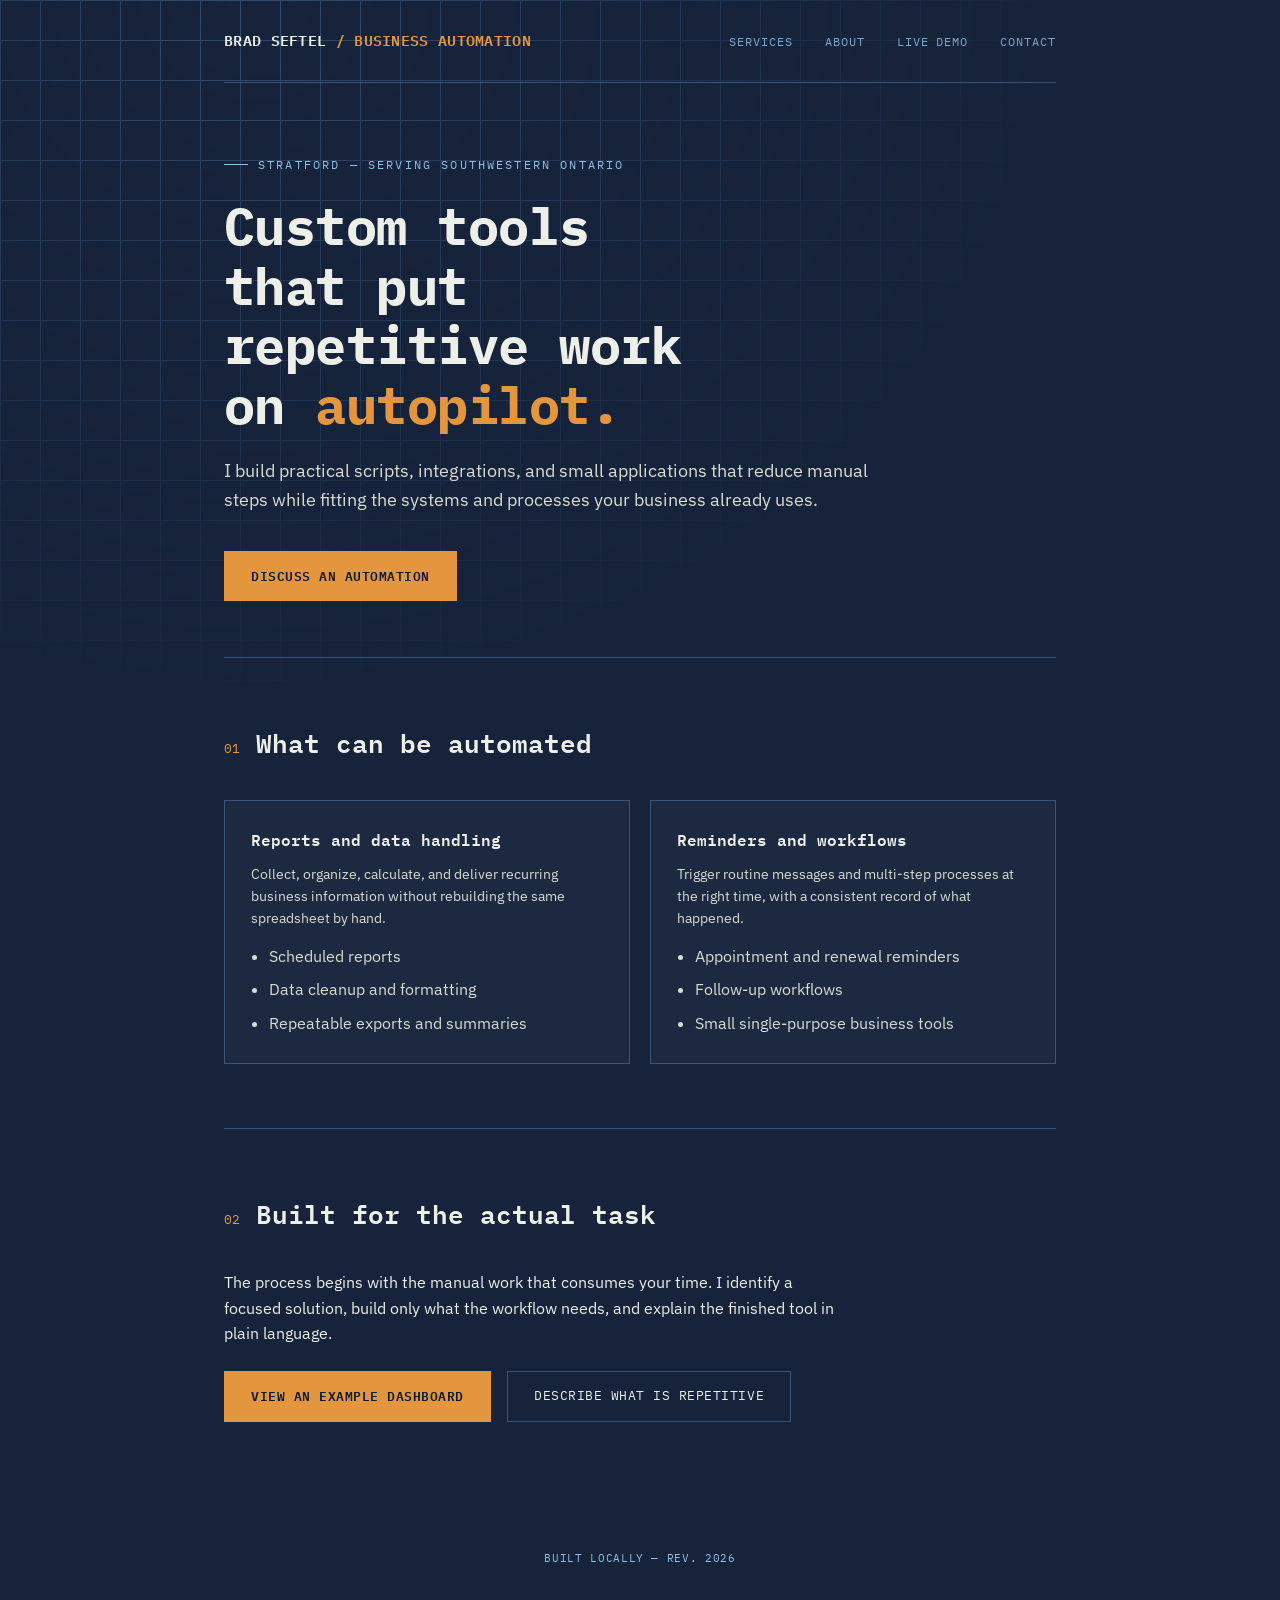
<file: services/custom-business-automation.html>
<!DOCTYPE html>
<html lang="en">
<head>
<meta charset="UTF-8">
<meta name="viewport" content="width=device-width, initial-scale=1.0">
<title>Custom Business Automation in Southwestern Ontario | Brad Seftel</title>
<meta name="description" content="Custom scripts, reporting workflows, reminder systems, and business automation tools built by Brad Seftel for Southwestern Ontario businesses.">
<meta name="robots" content="index, follow">
<link rel="canonical" href="https://bradseftel.dev/services/custom-business-automation.html">
<meta property="og:type" content="website">
<meta property="og:title" content="Custom Business Automation in Southwestern Ontario | Brad Seftel">
<meta property="og:description" content="Practical automation tools that reduce repetitive work and fit your existing business processes.">
<meta property="og:url" content="https://bradseftel.dev/services/custom-business-automation.html">
<meta property="og:image" content="https://bradseftel.dev/assets/social-preview.png">
<meta property="og:image:width" content="1200">
<meta property="og:image:height" content="630">
<meta property="og:image:alt" content="Brad Seftel — website development and custom business automation in Southwestern Ontario">
<meta name="twitter:card" content="summary_large_image">
<meta name="twitter:image" content="https://bradseftel.dev/assets/social-preview.png">
<link rel="icon" href="/assets/favicon.svg" type="image/svg+xml">
<meta name="theme-color" content="#16233B">
<link rel="preconnect" href="https://fonts.googleapis.com">
<link href="https://fonts.googleapis.com/css2?family=IBM+Plex+Mono:wght@400;500;600;700&family=IBM+Plex+Sans:wght@400;500;600&display=swap" rel="stylesheet">
<link rel="stylesheet" href="../css/styles.css">
</head>
<body class="service-page">
<div class="wrap">
  <header>
    <a class="brand" href="/" aria-label="Brad Seftel — home">BRAD SEFTEL <span>/ BUSINESS AUTOMATION</span></a>
    <nav aria-label="Primary navigation">
      <a href="/#services">Services</a>
      <a href="/#about">About</a>
      <a href="/dashboard.html">Live demo</a>
      <a href="/#contact">Contact</a>
    </nav>
  </header>
  <main>
    <section class="service-hero">
      <div class="eyebrow">Stratford — serving Southwestern Ontario</div>
      <h1>Custom tools that put repetitive work on <span class="amber">autopilot.</span></h1>
      <p class="hero-sub service-intro">I build practical scripts, integrations, and small applications that reduce manual steps while fitting the systems and processes your business already uses.</p>
      <div class="hero-actions"><a href="/#contact" class="btn btn-primary">Discuss an automation</a></div>
    </section>
    <section>
      <div class="section-head"><span class="section-num">01</span><h2>What can be automated</h2></div>
      <div class="service-details">
        <article class="card"><h3>Reports and data handling</h3><p>Collect, organize, calculate, and deliver recurring business information without rebuilding the same spreadsheet by hand.</p><ul><li>Scheduled reports</li><li>Data cleanup and formatting</li><li>Repeatable exports and summaries</li></ul></article>
        <article class="card"><h3>Reminders and workflows</h3><p>Trigger routine messages and multi-step processes at the right time, with a consistent record of what happened.</p><ul><li>Appointment and renewal reminders</li><li>Follow-up workflows</li><li>Small single-purpose business tools</li></ul></article>
      </div>
    </section>
    <section>
      <div class="section-head"><span class="section-num">02</span><h2>Built for the actual task</h2></div>
      <p class="service-intro">The process begins with the manual work that consumes your time. I identify a focused solution, build only what the workflow needs, and explain the finished tool in plain language.</p>
      <div class="hero-actions service-cta"><a href="/dashboard.html" class="btn btn-primary">View an example dashboard</a><a href="/#contact" class="btn btn-ghost">Describe what is repetitive</a></div>
    </section>
  </main>
  <footer>BUILT LOCALLY — REV. 2026</footer>
</div>
</body>
</html>
</file>
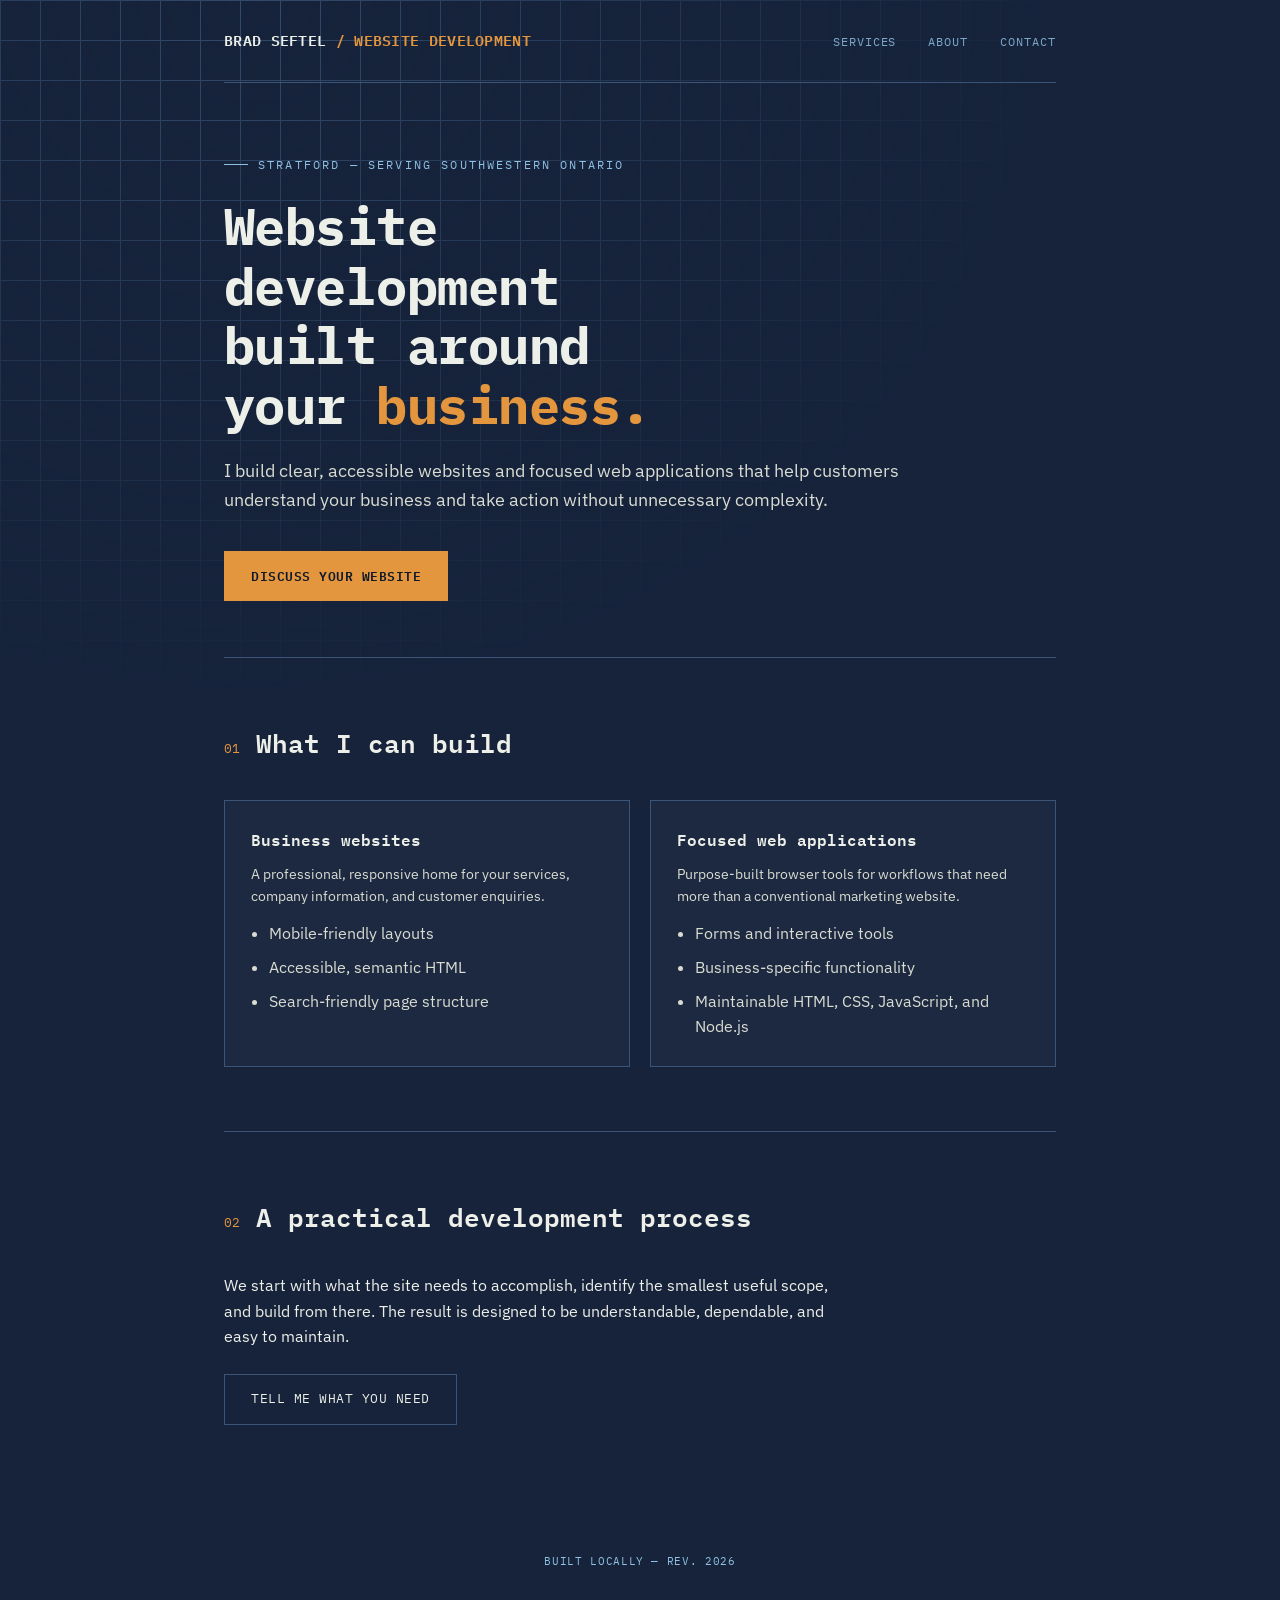
<file: services/website-development.html>
<!DOCTYPE html>
<html lang="en">
<head>
<meta charset="UTF-8">
<meta name="viewport" content="width=device-width, initial-scale=1.0">
<title>Website Development in Southwestern Ontario | Brad Seftel</title>
<meta name="description" content="Custom website and web application development by Brad Seftel in Stratford, serving businesses across Southwestern Ontario.">
<meta name="robots" content="index, follow">
<link rel="canonical" href="https://bradseftel.dev/services/website-development.html">
<meta property="og:type" content="website">
<meta property="og:title" content="Website Development in Southwestern Ontario | Brad Seftel">
<meta property="og:description" content="Fast, accessible websites and focused web applications built around your business.">
<meta property="og:url" content="https://bradseftel.dev/services/website-development.html">
<meta property="og:image" content="https://bradseftel.dev/assets/social-preview.png">
<meta property="og:image:width" content="1200">
<meta property="og:image:height" content="630">
<meta property="og:image:alt" content="Brad Seftel — website development and custom business automation in Southwestern Ontario">
<meta name="twitter:card" content="summary_large_image">
<meta name="twitter:image" content="https://bradseftel.dev/assets/social-preview.png">
<link rel="icon" href="/assets/favicon.svg" type="image/svg+xml">
<meta name="theme-color" content="#16233B">
<link rel="preconnect" href="https://fonts.googleapis.com">
<link href="https://fonts.googleapis.com/css2?family=IBM+Plex+Mono:wght@400;500;600;700&family=IBM+Plex+Sans:wght@400;500;600&display=swap" rel="stylesheet">
<link rel="stylesheet" href="../css/styles.css">
</head>
<body class="service-page">
<div class="wrap">
  <header>
    <a class="brand" href="/" aria-label="Brad Seftel — home">BRAD SEFTEL <span>/ WEBSITE DEVELOPMENT</span></a>
    <nav aria-label="Primary navigation">
      <a href="/#services">Services</a>
      <a href="/#about">About</a>
      <a href="/#contact">Contact</a>
    </nav>
  </header>
  <main>
    <section class="service-hero">
      <div class="eyebrow">Stratford — serving Southwestern Ontario</div>
      <h1>Website development built around your <span class="amber">business.</span></h1>
      <p class="hero-sub service-intro">I build clear, accessible websites and focused web applications that help customers understand your business and take action without unnecessary complexity.</p>
      <div class="hero-actions"><a href="/#contact" class="btn btn-primary">Discuss your website</a></div>
    </section>
    <section>
      <div class="section-head"><span class="section-num">01</span><h2>What I can build</h2></div>
      <div class="service-details">
        <article class="card"><h3>Business websites</h3><p>A professional, responsive home for your services, company information, and customer enquiries.</p><ul><li>Mobile-friendly layouts</li><li>Accessible, semantic HTML</li><li>Search-friendly page structure</li></ul></article>
        <article class="card"><h3>Focused web applications</h3><p>Purpose-built browser tools for workflows that need more than a conventional marketing website.</p><ul><li>Forms and interactive tools</li><li>Business-specific functionality</li><li>Maintainable HTML, CSS, JavaScript, and Node.js</li></ul></article>
      </div>
    </section>
    <section>
      <div class="section-head"><span class="section-num">02</span><h2>A practical development process</h2></div>
      <p class="service-intro">We start with what the site needs to accomplish, identify the smallest useful scope, and build from there. The result is designed to be understandable, dependable, and easy to maintain.</p>
      <a href="/#contact" class="btn btn-ghost service-cta">Tell me what you need</a>
    </section>
  </main>
  <footer>BUILT LOCALLY — REV. 2026</footer>
</div>
</body>
</html>
</file>
<file: css/styles.css>
:root {
  --navy: #16233B;
  --navy-deep: #0F1929;
  --line: #3A5578;
  --line-bright: #8FC1E3;
  --paper: #EDEFE9;
  --paper-dim: #D9DCD2;
  --amber: #E3963E;
  --amber-bright: #F2AC5C;
  --ink: #16233B;
}

* { margin: 0; padding: 0; box-sizing: border-box; }

html { scroll-behavior: smooth; }

body {
  background: var(--navy);
  color: var(--paper);
  font-family: 'IBM Plex Sans', sans-serif;
  line-height: 1.6;
  background-image:
    linear-gradient(var(--line) 1px, transparent 1px),
    linear-gradient(90deg, var(--line) 1px, transparent 1px);
  background-size: 40px 40px;
  background-attachment: fixed;
  opacity: 1;
}

body::before {
  content: '';
  position: fixed;
  inset: 0;
  background: radial-gradient(ellipse at 20% 0%, rgba(22,35,59,0.2) 0%, var(--navy) 55%);
  pointer-events: none;
  z-index: 0;
}

.wrap {
  position: relative;
  z-index: 1;
  max-width: 880px;
  margin: 0 auto;
  padding: 0 24px;
}

.mono { font-family: 'IBM Plex Mono', monospace; }

/* Corner-bracket panel, like an engineering drawing frame */
.panel {
  position: relative;
  border: 1px solid var(--line);
  background: rgba(237, 239, 233, 0.02);
  padding: 40px;
}
.panel::before, .panel::after,
.panel .br-tl, .panel .br-br { display: none; }
.corner {
  position: absolute;
  width: 14px;
  height: 14px;
  border: 2px solid var(--line-bright);
}
.corner.tl { top: -1px; left: -1px; border-right: none; border-bottom: none; }
.corner.tr { top: -1px; right: -1px; border-left: none; border-bottom: none; }
.corner.bl { bottom: -1px; left: -1px; border-right: none; border-top: none; }
.corner.br { bottom: -1px; right: -1px; border-left: none; border-top: none; }

/* Header */
header {
  padding: 28px 0;
  display: flex;
  justify-content: space-between;
  align-items: center;
  border-bottom: 1px solid var(--line);
}
.brand {
  text-decoration: none;
  font-family: 'IBM Plex Mono', monospace;
  font-weight: 600;
  font-size: 15px;
  letter-spacing: 0.02em;
  color: var(--paper);
}
.brand span { color: var(--amber); }
nav a {
  color: var(--line-bright);
  text-decoration: none;
  font-family: 'IBM Plex Mono', monospace;
  font-size: 12px;
  letter-spacing: 0.08em;
  text-transform: uppercase;
  margin-left: 28px;
  opacity: 0.85;
  transition: opacity 0.2s;
}
nav a:hover { opacity: 1; color: var(--amber-bright); }

@media (max-width: 720px) {
  header {
    align-items: flex-start;
    flex-direction: column;
    gap: 18px;
  }
  nav {
    display: flex;
    flex-wrap: wrap;
    gap: 10px 20px;
  }
  nav a { margin-left: 0; }
}

/* Hero */
.hero {
  padding: 90px 0 70px;
}
.eyebrow {
  font-family: 'IBM Plex Mono', monospace;
  font-size: 12px;
  letter-spacing: 0.18em;
  text-transform: uppercase;
  color: var(--line-bright);
  margin-bottom: 22px;
  display: flex;
  align-items: center;
  gap: 10px;
}
.eyebrow::before {
  content: '';
  width: 24px;
  height: 1px;
  background: var(--line-bright);
}
h1 {
  font-family: 'IBM Plex Mono', monospace;
  font-weight: 700;
  font-size: clamp(32px, 5.5vw, 52px);
  line-height: 1.15;
  letter-spacing: -0.01em;
  color: var(--paper);
  max-width: 11ch;
}
h1 .amber { color: var(--amber); }
.hero-sub {
  margin-top: 22px;
  font-size: 18px;
  color: var(--paper-dim);
  max-width: 46ch;
}
.hero-actions {
  margin-top: 36px;
  display: flex;
  gap: 16px;
  flex-wrap: wrap;
}

.btn {
  font-family: 'IBM Plex Mono', monospace;
  font-size: 13px;
  letter-spacing: 0.04em;
  text-transform: uppercase;
  padding: 14px 26px;
  border: 1px solid transparent;
  cursor: pointer;
  text-decoration: none;
  display: inline-block;
  transition: transform 0.15s ease, background 0.15s ease;
}
.btn-primary {
  background: var(--amber);
  color: var(--navy-deep);
  font-weight: 600;
}
.btn-primary:hover { background: var(--amber-bright); transform: translateY(-1px); }
.btn-ghost {
  border-color: var(--line);
  color: var(--paper);
}
.btn-ghost:hover { border-color: var(--line-bright); color: var(--line-bright); }

/* Schematic — signature element */
.schematic {
  margin: 70px 0 20px;
  padding: 36px;
}
.schematic-label {
  font-family: 'IBM Plex Mono', monospace;
  font-size: 11px;
  letter-spacing: 0.14em;
  text-transform: uppercase;
  color: var(--line-bright);
  margin-bottom: 28px;
}
.schematic-row {
  display: flex;
  align-items: center;
  justify-content: space-between;
  gap: 14px;
}
.schem-block {
  flex: 1;
  text-align: center;
}
.schem-icon {
  width: 100%;
  max-width: 120px;
  margin: 0 auto 12px;
}
.schem-title {
  font-family: 'IBM Plex Mono', monospace;
  font-size: 13px;
  color: var(--paper);
  font-weight: 500;
}
.schem-desc {
  font-size: 12px;
  color: var(--paper-dim);
  margin-top: 4px;
}
.schem-arrow {
  flex-shrink: 0;
  width: 60px;
}

/* Sections */
section { padding: 64px 0; border-top: 1px solid var(--line); }
.section-head {
  display: flex;
  align-items: baseline;
  gap: 16px;
  margin-bottom: 36px;
}
.section-num {
  font-family: 'IBM Plex Mono', monospace;
  color: var(--amber);
  font-size: 13px;
}
h2 {
  font-family: 'IBM Plex Mono', monospace;
  font-size: 26px;
  font-weight: 600;
  color: var(--paper);
}

.about-copy {
  max-width: 68ch;
}
.about-copy p {
  color: var(--paper-dim);
  margin-bottom: 16px;
}
.skill-list {
  display: flex;
  flex-wrap: wrap;
  gap: 10px;
  margin-top: 24px;
  list-style: none;
}
.skill-list li {
  padding: 7px 12px;
  border: 1px solid var(--line);
  color: var(--line-bright);
  font-family: 'IBM Plex Mono', monospace;
  font-size: 12px;
}

.service-grid {
  display: grid;
  grid-template-columns: repeat(2, minmax(0, 1fr));
  gap: 20px;
}
.service-card {
  display: flex;
  flex-direction: column;
}
.service-card .card-link { margin-top: auto; padding-top: 18px; }

.service-page main { padding-bottom: 32px; }
.service-hero { padding: 72px 0 56px; border-top: 0; }
.service-hero h1 { max-width: 16ch; }
.service-intro { max-width: 62ch; }
.service-details {
  display: grid;
  grid-template-columns: repeat(2, minmax(0, 1fr));
  gap: 20px;
}
.service-details .card ul { margin: 14px 0 0 18px; color: var(--paper-dim); }
.service-details .card li + li { margin-top: 8px; }
.service-cta { margin-top: 24px; }

@media (max-width: 720px) {
  .service-grid, .service-details { grid-template-columns: 1fr; }
}

.grid3 {
  display: grid;
  grid-template-columns: repeat(3, 1fr);
  gap: 20px;
}
@media (max-width: 720px) { .grid3 { grid-template-columns: 1fr; } }

.card {
  padding: 26px;
  background: rgba(237, 239, 233, 0.03);
  border: 1px solid var(--line);
  position: relative;
}
.card-tag {
  font-family: 'IBM Plex Mono', monospace;
  font-size: 11px;
  color: var(--amber);
  letter-spacing: 0.08em;
  text-transform: uppercase;
  margin-bottom: 12px;
}
.card h3 {
  font-family: 'IBM Plex Mono', monospace;
  font-size: 16px;
  font-weight: 600;
  color: var(--paper);
  margin-bottom: 10px;
}

.featured-demo {
  margin-top: 20px;
  padding: 32px;
  display: grid;
  grid-template-columns: minmax(0, 1.35fr) minmax(240px, .85fr);
  gap: 36px;
  align-items: center;
  overflow: hidden;
}
.featured-demo h3 {
  font-family: 'IBM Plex Mono', monospace;
  font-size: 20px;
  line-height: 1.3;
  color: var(--paper);
}
.featured-demo-copy > p {
  margin: 12px 0 20px;
  color: var(--paper-dim);
}
.featured-demo-copy .demo-disclaimer {
  margin: -8px 0 22px;
  color: var(--line-bright);
  font-family: 'IBM Plex Mono', monospace;
  font-size: 11px;
}
.featured-demo-preview {
  border: 1px solid var(--line);
  padding: 16px;
  background: rgba(15, 25, 41, .55);
  transform: rotate(-1deg);
}
.preview-top { display: flex; justify-content: space-between; align-items: center; padding-bottom: 10px; border-bottom: 1px solid var(--line); font: 9px 'IBM Plex Mono', monospace; color: var(--line-bright); }
.preview-top i { width: 6px; height: 6px; border-radius: 50%; background: var(--amber); box-shadow: 0 0 0 3px rgba(227,150,62,.15); }
.preview-kpis { display: grid; grid-template-columns: repeat(3, 1fr); gap: 6px; margin: 12px 0; }
.preview-kpis span { height: 35px; border: 1px solid var(--line); background: linear-gradient(135deg, rgba(143,193,227,.14), transparent); }
.preview-chart { height: 88px; border: 1px solid var(--line); padding: 12px 10px 0; display: flex; align-items: flex-end; gap: 7px; }
.preview-chart b { flex: 1; height: 35%; background: var(--line-bright); opacity: .7; }
.preview-chart b:nth-child(2) { height: 52%; }.preview-chart b:nth-child(3) { height: 43%; }.preview-chart b:nth-child(4) { height: 67%; }.preview-chart b:nth-child(5) { height: 58%; }.preview-chart b:nth-child(6) { height: 82%; background: var(--amber); opacity: 1; }.preview-chart b:nth-child(7) { height: 48%; }
.preview-lines { margin-top: 12px; display: grid; gap: 6px; }
.preview-lines span { display: block; height: 4px; background: var(--line); }.preview-lines span:nth-child(2) { width: 82%; }.preview-lines span:nth-child(3) { width: 64%; }

@media (max-width: 720px) {
  .featured-demo { grid-template-columns: 1fr; padding: 26px; }
  .featured-demo-preview { display: none; }
}
.card p { font-size: 14px; color: var(--paper-dim); }
.card-chart {
  width: 100%;
  height: auto;
  margin-top: 18px;
  display: block;
}
.card-link {
  display: inline-block;
  margin-top: 14px;
  font-family: 'IBM Plex Mono', monospace;
  font-size: 12px;
  letter-spacing: 0.04em;
  color: var(--amber);
  background: none;
  border: 0;
  padding: 0;
  cursor: pointer;
  text-align: left;
}
.card-link:hover { color: var(--amber-bright); }

/* Demo pop-out */
.demo-dialog {
  width: min(760px, calc(100% - 32px));
  max-height: calc(100vh - 32px);
  margin: auto;
  padding: 0;
  color: var(--paper);
  background: var(--navy-deep);
  border: 1px solid var(--line-bright);
  overflow: auto;
}
.demo-dialog[open] { animation: demo-pop 0.28s ease-out both; }
.demo-dialog::backdrop {
  background: rgba(6, 12, 22, 0.82);
  backdrop-filter: blur(3px);
  animation: demo-fade 0.25s ease-out both;
}
.demo-content { padding: 40px; }
.demo-top {
  display: flex;
  align-items: flex-start;
  justify-content: space-between;
  gap: 24px;
}
.demo-kicker {
  font-family: 'IBM Plex Mono', monospace;
  color: var(--amber);
  font-size: 11px;
  letter-spacing: 0.12em;
  text-transform: uppercase;
  margin-bottom: 8px;
}
.demo-close {
  flex: 0 0 auto;
  width: 38px;
  height: 38px;
  border: 1px solid var(--line);
  background: transparent;
  color: var(--paper);
  font-size: 24px;
  line-height: 1;
  cursor: pointer;
}
.demo-close:hover { color: var(--amber); border-color: var(--amber); }
.demo-intro { margin-top: 10px; color: var(--paper-dim); max-width: 58ch; }
.demo-flow {
  display: grid;
  grid-template-columns: 1fr 42px 1fr 42px 1fr;
  align-items: stretch;
  margin-top: 34px;
}
.demo-stage {
  min-width: 0;
  padding: 22px 18px;
  border: 1px solid var(--line);
  background: rgba(237, 239, 233, 0.03);
  opacity: 0;
  animation: demo-stage-in 0.42s ease-out forwards;
}
.demo-stage:nth-child(1) { animation-delay: 0.08s; }
.demo-stage:nth-child(3) { animation-delay: 0.3s; }
.demo-stage:nth-child(5) { animation-delay: 0.52s; }
.demo-stage-icon {
  display: flex;
  align-items: center;
  justify-content: center;
  height: 72px;
  margin-bottom: 16px;
  color: var(--line-bright);
}
.demo-stage-icon svg { width: 64px; height: 64px; }
.demo-stage-icon path {
  stroke-dasharray: 260;
  stroke-dashoffset: 260;
  animation: demo-draw 1s ease-out forwards;
}
.demo-stage:nth-child(1) .demo-stage-icon path { animation-delay: 0.18s; }
.demo-stage:nth-child(3) .demo-stage-icon path { animation-delay: 0.4s; }
.demo-stage:nth-child(5) .demo-stage-icon path { animation-delay: 0.62s; }
.demo-stage:nth-child(5) .demo-stage-icon { color: var(--amber); }
.demo-stage-label {
  font-family: 'IBM Plex Mono', monospace;
  color: var(--paper);
  font-size: 13px;
  font-weight: 600;
}
.demo-stage p { color: var(--paper-dim); font-size: 12px; margin-top: 7px; }
.demo-arrow {
  display: flex;
  align-items: center;
  justify-content: center;
  color: var(--amber);
  font-family: 'IBM Plex Mono', monospace;
  font-size: 24px;
  opacity: 0;
  animation: demo-arrow-in 0.36s ease-out forwards, demo-arrow-pulse 1.8s ease-in-out 1.1s infinite;
}
.demo-arrow:nth-child(2) { animation-delay: 0.2s, 1.1s; }
.demo-arrow:nth-child(4) { animation-delay: 0.42s, 1.3s; }
.demo-note {
  margin-top: 26px;
  padding: 16px 18px;
  border-left: 2px solid var(--amber);
  color: var(--paper-dim);
  background: rgba(227, 150, 62, 0.07);
  font-size: 13px;
}

@keyframes demo-pop {
  from { opacity: 0; transform: translateY(12px) scale(0.98); }
  to { opacity: 1; transform: translateY(0) scale(1); }
}
@keyframes demo-fade {
  from { background: rgba(6, 12, 22, 0); }
  to { background: rgba(6, 12, 22, 0.82); }
}
@keyframes demo-stage-in {
  from { opacity: 0; transform: translateY(12px); }
  to { opacity: 1; transform: translateY(0); }
}
@keyframes demo-draw { to { stroke-dashoffset: 0; } }
@keyframes demo-arrow-in {
  from { opacity: 0; transform: translateX(-7px); }
  to { opacity: 1; transform: translateX(0); }
}
@keyframes demo-arrow-pulse {
  0%, 100% { color: var(--amber); }
  50% { color: var(--amber-bright); text-shadow: 0 0 10px rgba(242, 172, 92, 0.65); }
}

@media (max-width: 620px) {
  .demo-content { padding: 26px 20px; }
  .demo-flow { grid-template-columns: 1fr; }
  .demo-arrow { height: 34px; }
  @keyframes demo-arrow-in {
    from { opacity: 0; transform: translateY(-7px) rotate(90deg); }
    to { opacity: 1; transform: translateY(0) rotate(90deg); }
  }
  @keyframes demo-arrow-pulse {
    0%, 100% { color: var(--amber); transform: rotate(90deg); }
    50% { color: var(--amber-bright); transform: rotate(90deg); text-shadow: 0 0 10px rgba(242, 172, 92, 0.65); }
  }
}

/* Process */
.steps { display: flex; flex-direction: column; gap: 0; }
.step {
  display: flex;
  gap: 24px;
  padding: 22px 0;
  border-bottom: 1px solid var(--line);
}
.step:last-child { border-bottom: none; }
.step-num {
  font-family: 'IBM Plex Mono', monospace;
  font-size: 20px;
  color: var(--line-bright);
  min-width: 40px;
}
.step-body h3 {
  font-family: 'IBM Plex Mono', monospace;
  font-size: 16px;
  color: var(--paper);
  margin-bottom: 6px;
}
.step-body p { font-size: 14px; color: var(--paper-dim); max-width: 52ch; }

/* Contact */
.contact-panel {
  text-align: left;
  padding: 48px 40px;
}
.contact-panel h2 { margin-bottom: 12px; }
.contact-panel p { color: var(--paper-dim); max-width: 50ch; margin-bottom: 28px; font-size: 15px; }
.contact-methods {
  display: flex;
  gap: 14px;
  flex-wrap: wrap;
}

.contact-form { max-width: 480px; }
.form-row { margin-bottom: 18px; }
.form-row label {
  display: block;
  font-family: 'IBM Plex Mono', monospace;
  font-size: 12px;
  letter-spacing: 0.06em;
  text-transform: uppercase;
  color: var(--line-bright);
  margin-bottom: 8px;
}
.form-row input,
.form-row textarea {
  width: 100%;
  background: rgba(237, 239, 233, 0.04);
  border: 1px solid var(--line);
  color: var(--paper);
  font-family: 'IBM Plex Sans', sans-serif;
  font-size: 14px;
  padding: 12px 14px;
  resize: vertical;
}
.form-row input:focus,
.form-row textarea:focus {
  outline: none;
  border-color: var(--line-bright);
  background: rgba(237, 239, 233, 0.07);
}
.contact-form .btn { border: none; }
.contact-form .btn:disabled {
  cursor: wait;
  opacity: 0.65;
  transform: none;
}
.form-status {
  margin-top: 14px;
  font-family: 'IBM Plex Mono', monospace;
  font-size: 13px;
  color: var(--paper-dim);
  min-height: 18px;
}
.form-status.success { color: var(--amber-bright); }
.form-status.error { color: #E37E5C; }
footer {
  padding: 32px 0 60px;
  font-family: 'IBM Plex Mono', monospace;
  font-size: 11px;
  color: var(--line-bright);
  letter-spacing: 0.06em;
  text-align: center;
}

@media (prefers-reduced-motion: reduce) {
  * { transition: none !important; animation: none !important; }
  .demo-stage, .demo-arrow { opacity: 1; }
  .demo-stage-icon path { stroke-dashoffset: 0; }
  .demo-arrow { transform: none; }
}
@media (max-width: 620px) and (prefers-reduced-motion: reduce) {
  .demo-arrow { transform: rotate(90deg); }
}

a:focus-visible, button:focus-visible {
  outline: 2px solid var(--amber-bright);
  outline-offset: 2px;
}
</file>
